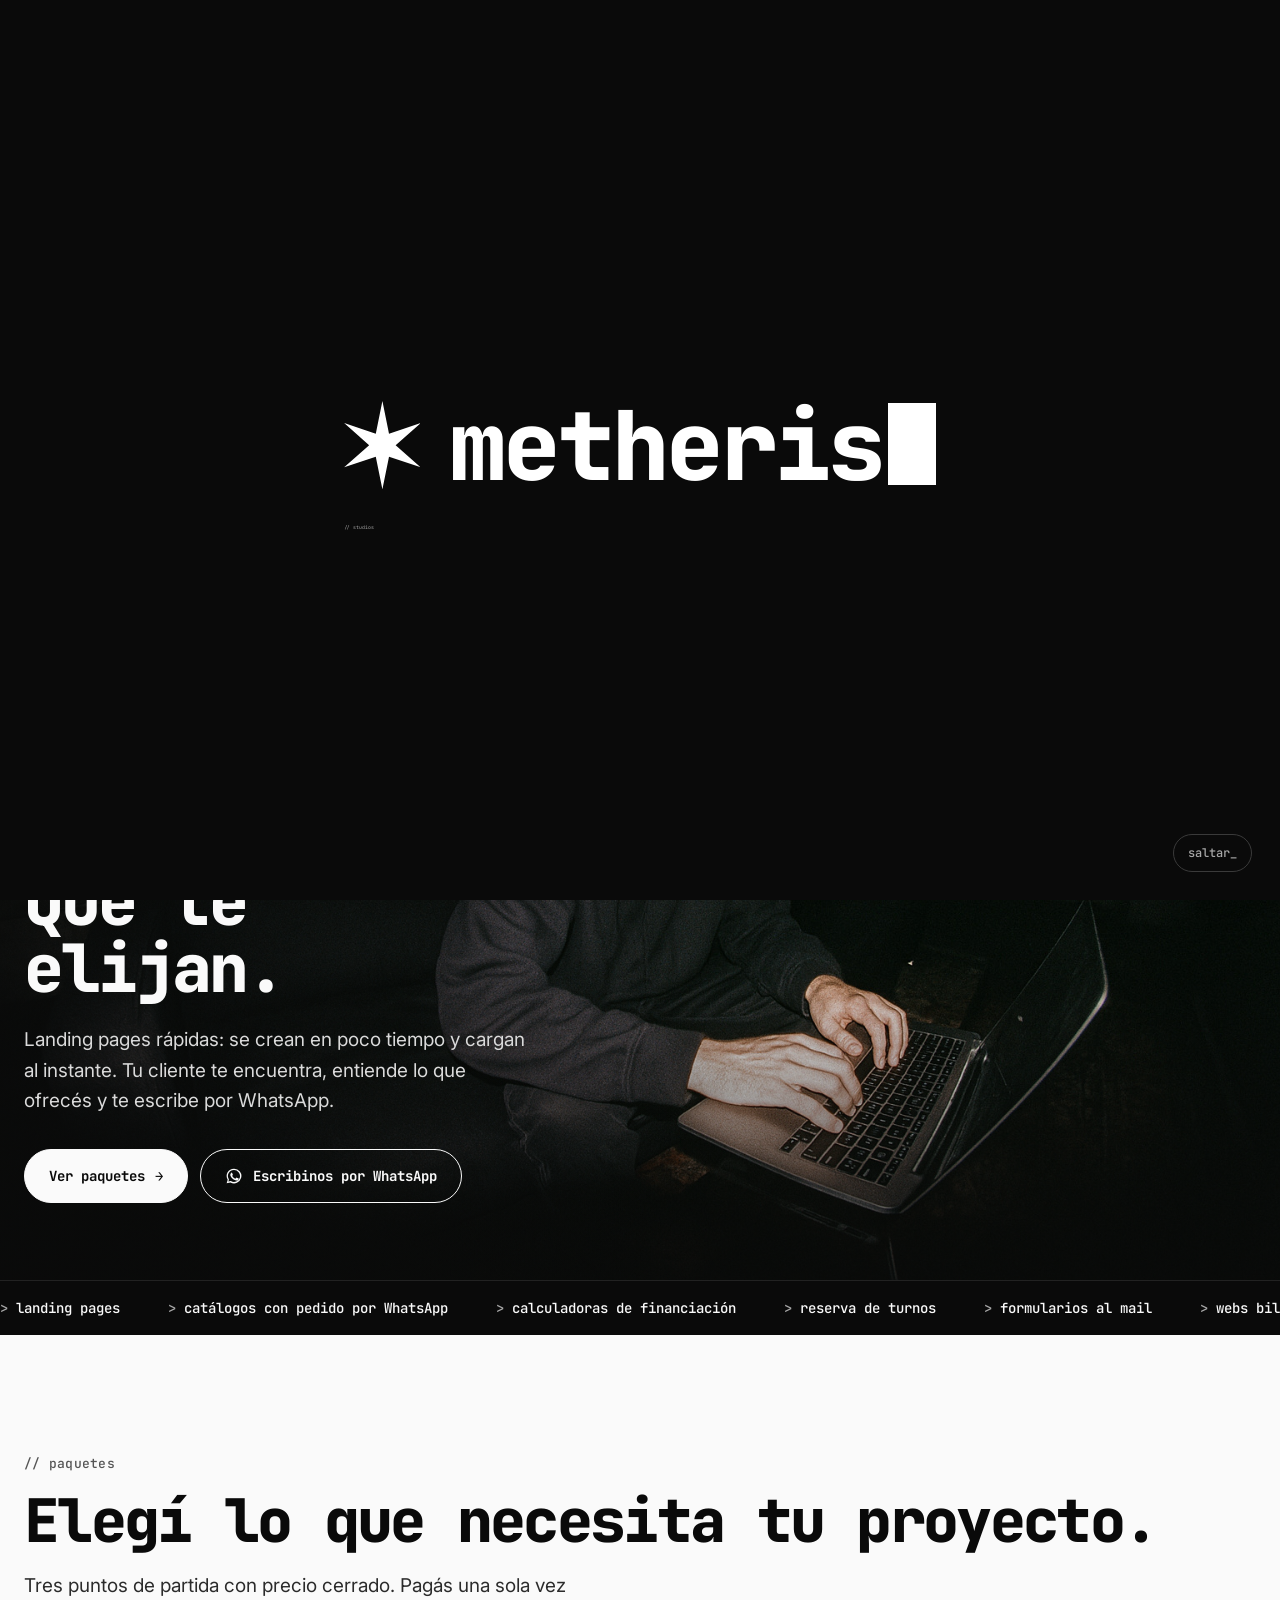
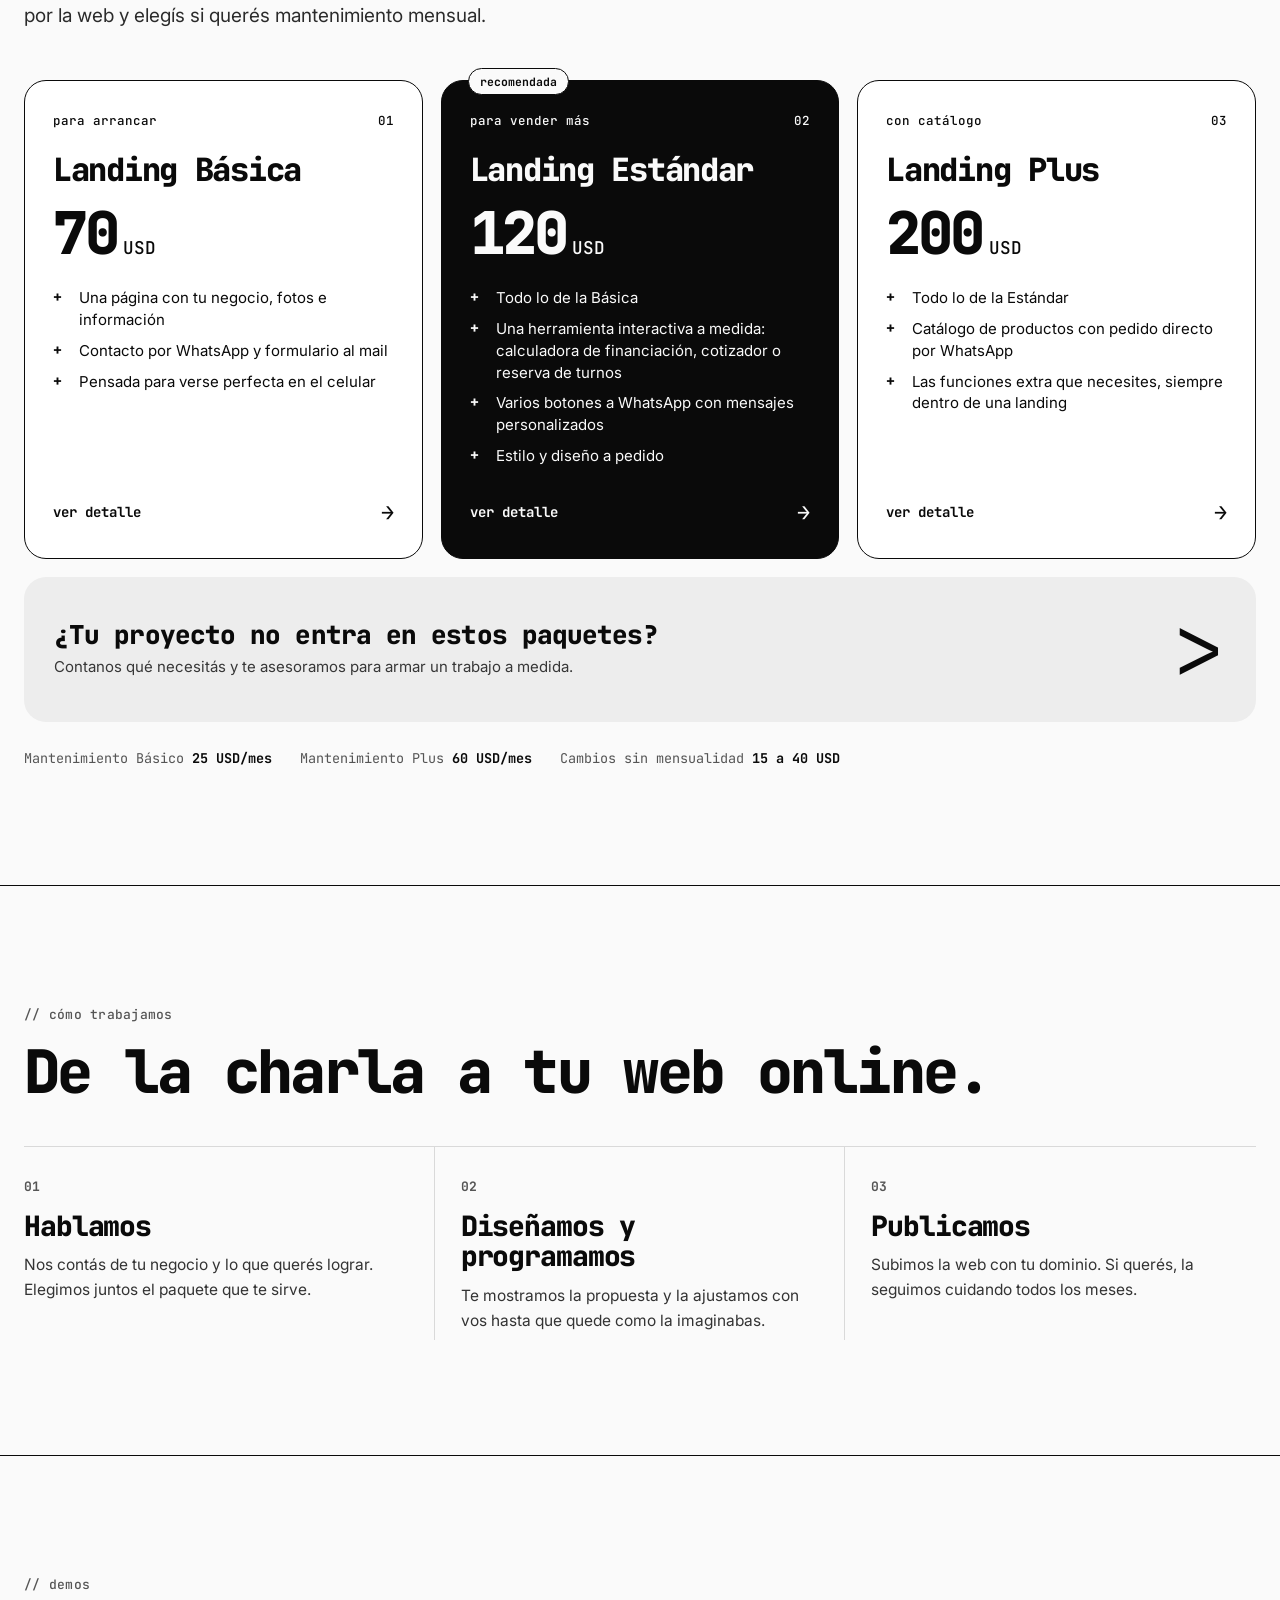
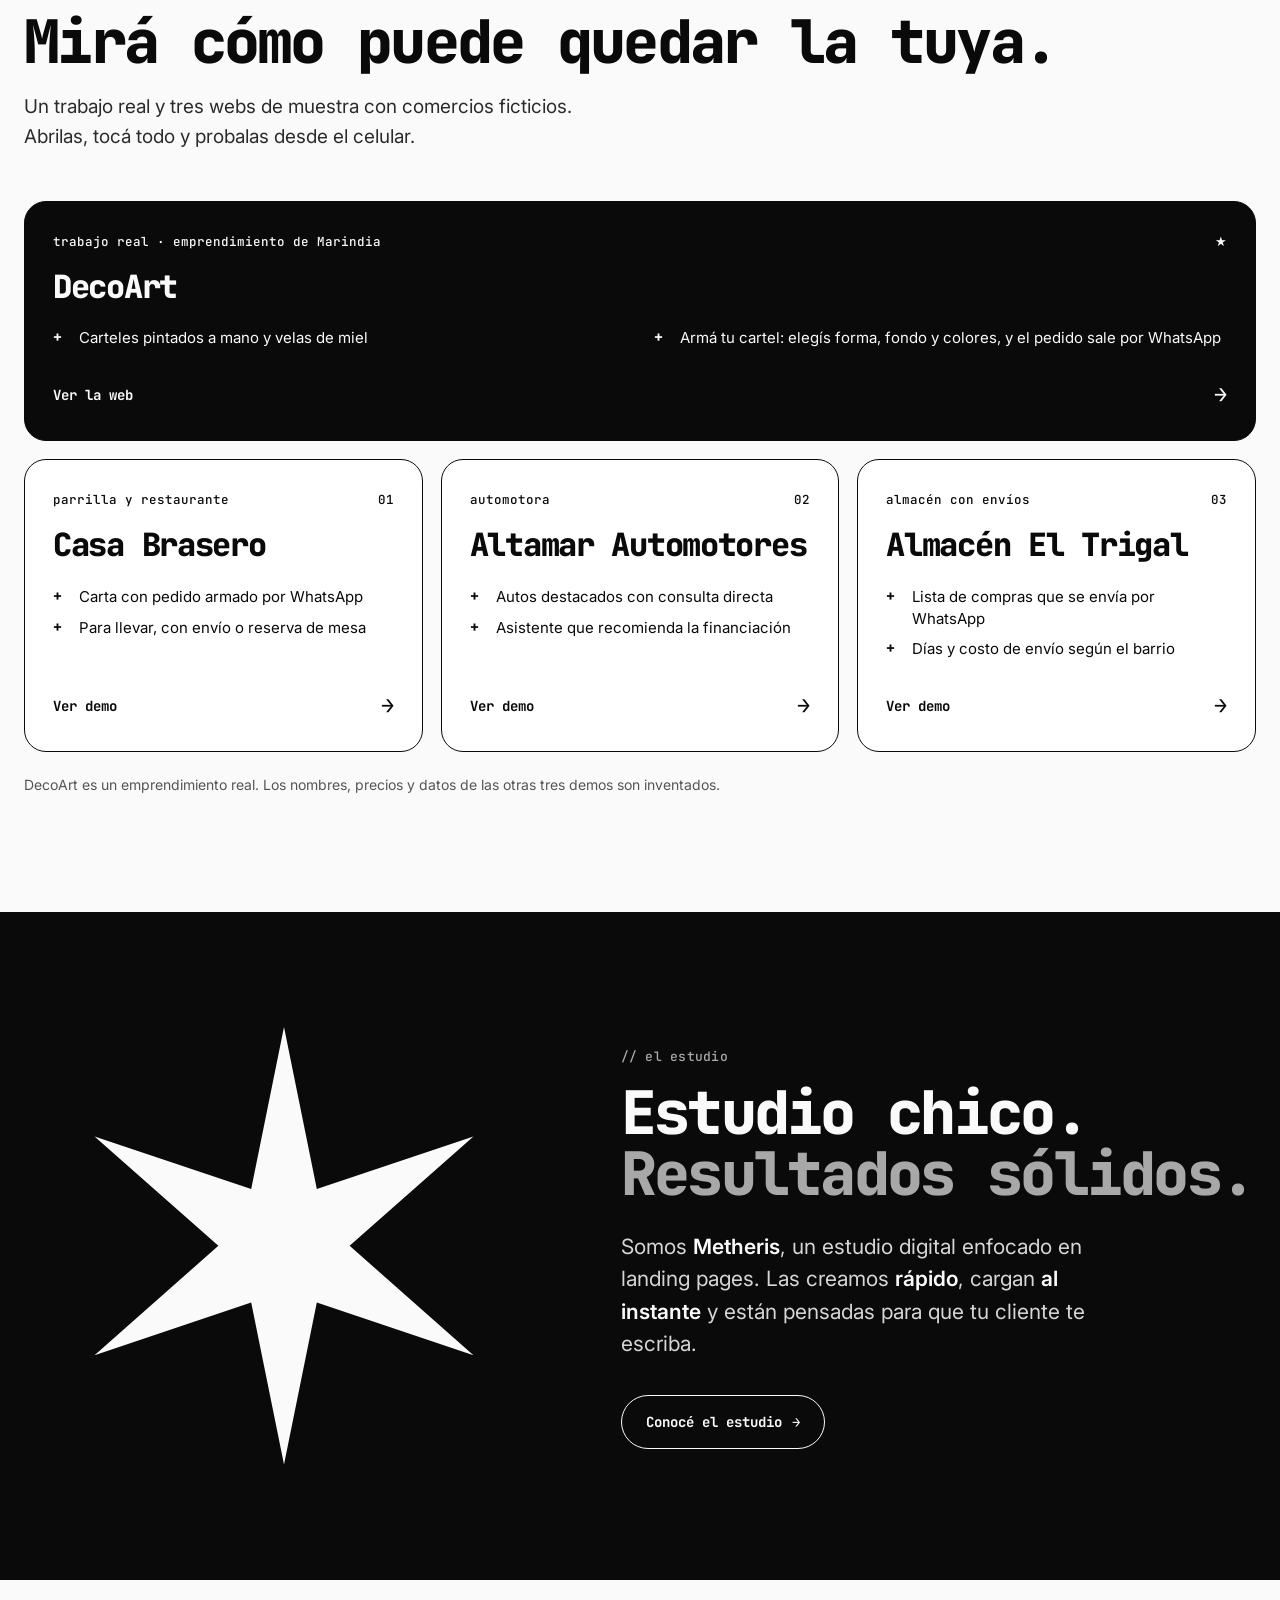
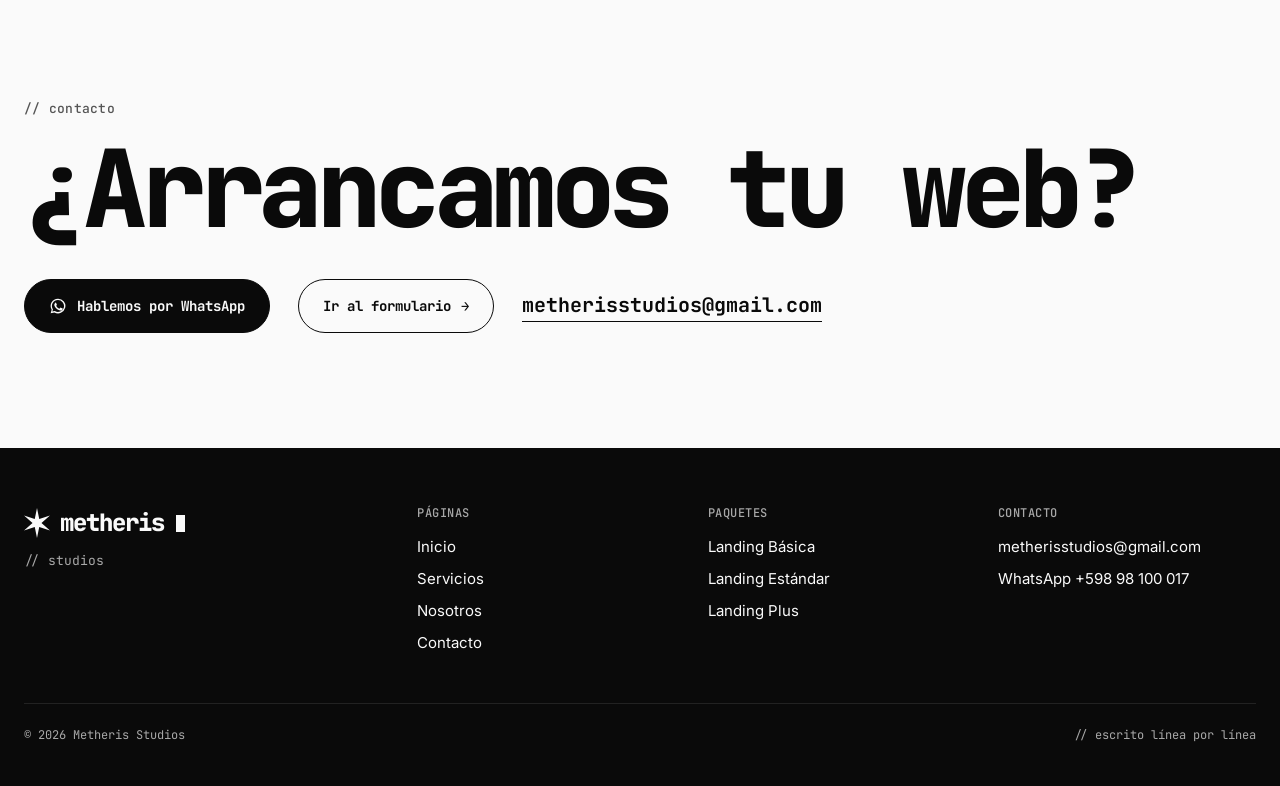
<file: index.html>
<!doctype html>
<html lang="es">
<head>
<meta charset="utf-8">
<meta name="viewport" content="width=device-width, initial-scale=1, viewport-fit=cover">
<title>Metheris Studios</title>
<meta name="description" content="Landing pages rápidas, claras y a medida para comercios. Diseño y desarrollo web a medida.">
<link rel="icon" href="img/favicon.svg" type="image/svg+xml">
<link rel="preconnect" href="https://fonts.googleapis.com">
<link rel="preconnect" href="https://fonts.gstatic.com" crossorigin>
<link rel="stylesheet" href="https://fonts.googleapis.com/css2?family=Inter:wght@400;500;600;700&family=JetBrains+Mono:wght@300;400;500;700;800&display=swap">
<link rel="stylesheet" href="css/styles.css">
</head>
<body data-page="home">

<svg width="0" height="0" style="position:absolute" aria-hidden="true">
  <symbol id="star" viewBox="0 0 304 350"><path d="M152 0L178.25 129.534L303.554 87.5L204.5 175L303.554 262.5L178.25 220.466L152 350L125.75 220.466L0.445557 262.5L99.5 175L0.445557 87.5L125.75 129.534L152 0Z"/></symbol>
  <symbol id="wa" viewBox="0 0 24 24"><path d="M12 2.2A9.8 9.8 0 0 0 3.6 17l-1.4 4.8 5-1.3A9.8 9.8 0 1 0 12 2.2zm0 1.8a8 8 0 1 1-4.2 14.8l-.3-.2-3 .8.8-2.9-.2-.3A8 8 0 0 1 12 4zm-3.3 4c-.2 0-.5 0-.7.3-.3.3-.9.9-.9 2.2s1 2.6 1.1 2.7c.1.2 1.9 3 4.7 4.1 2.3.9 2.8.7 3.3.7.5-.1 1.6-.7 1.8-1.3.2-.6.2-1.2.2-1.3-.1-.1-.3-.2-.6-.3l-1.9-.9c-.3-.1-.5-.1-.7.1l-.9 1.1c-.2.2-.3.2-.6.1-.3-.1-1.2-.5-2.3-1.4-.9-.8-1.4-1.7-1.6-2-.2-.3 0-.4.1-.6l.4-.5.3-.5c.1-.2 0-.4 0-.5l-.9-2.1c-.2-.5-.4-.5-.6-.5h-.5z"/></symbol>
</svg>

<!-- Intro de terminal -->
<div class="intro" id="intro" aria-hidden="true">
  <div>
    <div class="intro__line"><svg><use href="#star"/></svg><span><span id="intro-type"></span><span class="cur"></span></span></div>
    <span class="intro__sub" id="intro-sub"></span>
  </div>
  <button class="intro__skip" id="intro-skip" type="button" data-i18n="intro.skip">saltar_</button>
</div>

<svg class="star-cursor" id="star-cursor" aria-hidden="true"><use href="#star"/></svg>

<header class="header" id="header">
  <div class="wrap header__bar">
    <a class="brand" href="index.html" aria-label="Metheris Studios, inicio"><svg aria-hidden="true"><use href="#star"/></svg><span>metheris</span><span class="cur" aria-hidden="true"></span></a>
    <nav class="nav" aria-label="Principal">
      <ul class="nav__links" id="nav-links">
        <li><a href="index.html" aria-current="page" data-i18n="nav.home">Inicio</a></li>
        <li><a href="servicios.html" data-i18n="nav.services">Servicios</a></li>
        <li><a href="nosotros.html" data-i18n="nav.about">Nosotros</a></li>
        <li><a href="contacto.html" data-i18n="nav.contact">Contacto</a></li>
      </ul>
      <div class="lang" role="group" aria-label="Idioma / Language">
        <button type="button" data-lang="es" aria-pressed="true">ES</button>
        <button type="button" data-lang="en" aria-pressed="false">EN</button>
      </div>
      <button class="menu-btn" id="menu-btn" type="button" aria-expanded="false" aria-controls="nav-links" data-i18n="nav.menu">menú_</button>
    </nav>
  </div>
</header>

<main>
  <!-- Hero -->
  <section class="hero">
    <div class="wrap">
      <h1 class="hero__word" aria-label="Metheris"><span id="hero-type">metheris</span><span class="cur" aria-hidden="true"></span></h1>
      <div class="hero__meta">
        <span data-i18n="hero.meta1">// studios — diseño y desarrollo web</span>
        <span data-i18n-html="hero.meta2"><b>landing pages</b> · catálogos · herramientas a medida</span>
      </div>
    </div>
  </section>

  <section class="band on-ink">
    <img class="band__img" src="img/hero-laptop.jpg" alt="Desarrollador trabajando en su laptop en un estudio a oscuras" width="1536" height="1024" fetchpriority="high">
    <div class="wrap band__inner">
      <span class="tag" data-i18n="band.tag">// landing pages para comercios</span>
      <h2 data-i18n="band.h1">Que te encuentren. Que te elijan.</h2>
      <p data-i18n="band.p">Landing pages rápidas: se crean en poco tiempo y cargan al instante. Tu cliente te encuentra, entiende lo que ofrecés y te escribe por WhatsApp.</p>
      <div class="band__cta">
        <a class="btn btn--solid" href="servicios.html"><span data-i18n="cta.packages">Ver paquetes</span><span aria-hidden="true">→</span></a>
        <a class="btn btn--ghost" href="https://wa.me/59898100017" data-wa="general" target="_blank" rel="noopener"><svg width="18" height="18" fill="currentColor" aria-hidden="true"><use href="#wa"/></svg><span data-i18n="cta.wa">Escribinos por WhatsApp</span></a>
      </div>
    </div>
  </section>

  <div class="ticker" aria-hidden="true">
    <div class="ticker__track" id="ticker"></div>
  </div>

  <!-- Paquetes -->
  <section class="section" id="paquetes">
    <div class="wrap">
      <div class="section__head">
        <div>
          <span class="tag" data-i18n="plans.tag">// paquetes</span>
          <h2 class="h2" data-i18n="plans.h2">Elegí lo que necesita tu proyecto.</h2>
        </div>
        <p class="lead" data-i18n="plans.lead">Tres puntos de partida con precio cerrado. Pagás una sola vez por la web y elegís si querés mantenimiento mensual.</p>
      </div>

      <div class="plans">
        <a class="plan" href="servicios.html#basica">
          <div class="plan__top"><span data-i18n="plan1.kicker">para arrancar</span><span>01</span></div>
          <h3 class="plan__name">Landing Básica</h3>
          <div class="plan__price">70<small>USD</small></div>
          <ul>
            <li data-i18n="plan1.f1">Una página con tu negocio, fotos e información</li>
            <li data-i18n="plan1.f2">Contacto por WhatsApp y formulario al mail</li>
            <li data-i18n="plan1.f3">Pensada para verse perfecta en el celular</li>
          </ul>
          <div class="plan__go"><span data-i18n="plan.go">ver detalle</span><span aria-hidden="true">→</span></div>
        </a>

        <a class="plan plan--featured" href="servicios.html#estandar">
          <span class="plan__badge" data-i18n="plan2.badge">recomendada</span>
          <div class="plan__top"><span data-i18n="plan2.kicker">para vender más</span><span>02</span></div>
          <h3 class="plan__name">Landing Estándar</h3>
          <div class="plan__price">120<small>USD</small></div>
          <ul>
            <li data-i18n="plan2.f1">Todo lo de la Básica</li>
            <li data-i18n="plan2.f2">Una herramienta interactiva a medida: calculadora de financiación, cotizador o reserva de turnos</li>
            <li data-i18n="plan2.f3">Varios botones a WhatsApp con mensajes personalizados</li>
            <li data-i18n="plan2.f4">Estilo y diseño a pedido</li>
          </ul>
          <div class="plan__go"><span data-i18n="plan.go">ver detalle</span><span aria-hidden="true">→</span></div>
        </a>

        <a class="plan" href="servicios.html#plus">
          <div class="plan__top"><span data-i18n="plan3.kicker">con catálogo</span><span>03</span></div>
          <h3 class="plan__name">Landing Plus</h3>
          <div class="plan__price">200<small>USD</small></div>
          <ul>
            <li data-i18n="plan3.f1">Todo lo de la Estándar</li>
            <li data-i18n="plan3.f2">Catálogo de productos con pedido directo por WhatsApp</li>
            <li data-i18n="plan3.f3">Las funciones extra que necesites, siempre dentro de una landing</li>
          </ul>
          <div class="plan__go"><span data-i18n="plan.go">ver detalle</span><span aria-hidden="true">→</span></div>
        </a>
      </div>

      <a class="custom" href="https://wa.me/59898100017" data-wa="custom" target="_blank" rel="noopener">
        <div>
          <strong data-i18n="custom.title">¿Tu proyecto no entra en estos paquetes?</strong>
          <p data-i18n="custom.p">Contanos qué necesitás y te asesoramos para armar un trabajo a medida.</p>
        </div>
        <span class="custom__arrow" aria-hidden="true">&gt;</span>
      </a>

      <div class="maint">
        <span data-i18n-html="maint.1">Mantenimiento Básico <b>25 USD/mes</b></span>
        <span data-i18n-html="maint.2">Mantenimiento Plus <b>60 USD/mes</b></span>
        <span data-i18n-html="maint.3">Cambios sin mensualidad <b>15 a 40 USD</b></span>
      </div>
    </div>
  </section>

  <!-- Proceso -->
  <section class="section process">
    <div class="wrap">
      <span class="tag" data-i18n="process.tag">// cómo trabajamos</span>
      <h2 class="h2" data-i18n="process.h2">De la charla a tu web online.</h2>
      <div class="steps">
        <div class="step"><span class="step__n">01</span><h3 data-i18n="step1.t">Hablamos</h3><p data-i18n="step1.p">Nos contás de tu negocio y lo que querés lograr. Elegimos juntos el paquete que te sirve.</p></div>
        <div class="step"><span class="step__n">02</span><h3 data-i18n="step2.t">Diseñamos y programamos</h3><p data-i18n="step2.p">Te mostramos la propuesta y la ajustamos con vos hasta que quede como la imaginabas.</p></div>
        <div class="step"><span class="step__n">03</span><h3 data-i18n="step3.t">Publicamos</h3><p data-i18n="step3.p">Subimos la web con tu dominio. Si querés, la seguimos cuidando todos los meses.</p></div>
      </div>
    </div>
  </section>

  <!-- Demos -->
  <section class="section demos" id="demos">
    <div class="wrap">
      <div class="section__head">
        <div>
          <span class="tag" data-i18n="demos.tag">// demos</span>
          <h2 class="h2" data-i18n="demos.h2">Mirá cómo puede quedar la tuya.</h2>
        </div>
        <p class="lead" data-i18n="demos.lead">Un trabajo real y tres webs de muestra con comercios ficticios. Abrilas, tocá todo y probalas desde el celular.</p>
      </div>

      <div class="plans">
        <a class="plan plan--featured plan--wide" href="trabajos/decoart/" target="_blank" rel="noopener">
          <div class="plan__top"><span data-i18n="work1.kicker">trabajo real · emprendimiento de Marindia</span><span>★</span></div>
          <h3 class="plan__name">DecoArt</h3>
          <ul>
            <li data-i18n="work1.f1">Carteles pintados a mano y velas de miel</li>
            <li data-i18n="work1.f2">Armá tu cartel: elegís forma, fondo y colores, y el pedido sale por WhatsApp</li>
          </ul>
          <div class="plan__go"><span data-i18n="work1.go">Ver la web</span><span aria-hidden="true">→</span></div>
        </a>
        <a class="plan" href="demos/casa-brasero/" target="_blank" rel="noopener">
          <div class="plan__top"><span data-i18n="demo1.kicker">parrilla y restaurante</span><span>01</span></div>
          <h3 class="plan__name">Casa Brasero</h3>
          <ul>
            <li data-i18n="demo1.f1">Carta con pedido armado por WhatsApp</li>
            <li data-i18n="demo1.f2">Para llevar, con envío o reserva de mesa</li>
          </ul>
          <div class="plan__go"><span data-i18n="demos.go">Ver demo</span><span aria-hidden="true">→</span></div>
        </a>
        <a class="plan" href="demos/altamar-automotores/" target="_blank" rel="noopener">
          <div class="plan__top"><span data-i18n="demo2.kicker">automotora</span><span>02</span></div>
          <h3 class="plan__name">Altamar Automotores</h3>
          <ul>
            <li data-i18n="demo2.f1">Autos destacados con consulta directa</li>
            <li data-i18n="demo2.f2">Asistente que recomienda la financiación</li>
          </ul>
          <div class="plan__go"><span data-i18n="demos.go">Ver demo</span><span aria-hidden="true">→</span></div>
        </a>
        <a class="plan" href="demos/almacen-el-trigal/" target="_blank" rel="noopener">
          <div class="plan__top"><span data-i18n="demo3.kicker">almacén con envíos</span><span>03</span></div>
          <h3 class="plan__name">Almacén El Trigal</h3>
          <ul>
            <li data-i18n="demo3.f1">Lista de compras que se envía por WhatsApp</li>
            <li data-i18n="demo3.f2">Días y costo de envío según el barrio</li>
          </ul>
          <div class="plan__go"><span data-i18n="demos.go">Ver demo</span><span aria-hidden="true">→</span></div>
        </a>
      </div>
      <p class="demos__note" data-i18n="demos.note">DecoArt es un emprendimiento real. Los nombres, precios y datos de las otras tres demos son inventados.</p>
    </div>
  </section>

  <!-- Estudio -->
  <section class="section studio on-ink">
    <div class="wrap studio__grid">
      <svg class="studio__star" id="studio-star" aria-hidden="true"><use href="#star"/></svg>
      <div class="studio__text">
        <span class="tag" data-i18n="studio.tag">// el estudio</span>
        <h2 class="h2" data-i18n-html="studio.h2">Estudio chico. <span>Resultados sólidos.</span></h2>
        <p data-i18n-html="studio.p">Somos <b>Metheris</b>, un estudio digital enfocado en landing pages. Las creamos <b>rápido</b>, cargan <b>al instante</b> y están pensadas para que tu cliente te escriba.</p>
        <div class="studio__cta"><a class="btn btn--ghost" href="nosotros.html"><span data-i18n="studio.cta">Conocé el estudio</span><span aria-hidden="true">→</span></a></div>
      </div>
    </div>
  </section>

  <!-- CTA final -->
  <section class="section final">
    <div class="wrap">
      <span class="tag" data-i18n="final.tag">// contacto</span>
      <p class="final__big" data-i18n="final.big">¿Arrancamos tu web?</p>
      <div class="final__row">
        <a class="btn btn--solid" href="https://wa.me/59898100017" data-wa="general" target="_blank" rel="noopener"><svg width="18" height="18" fill="currentColor" aria-hidden="true"><use href="#wa"/></svg><span data-i18n="cta.wa2">Hablemos por WhatsApp</span></a>
        <a class="btn btn--ghost" href="contacto.html"><span data-i18n="cta.form">Ir al formulario</span><span aria-hidden="true">→</span></a>
        <a class="final__mail" href="mailto:metherisstudios@gmail.com">metherisstudios@gmail.com</a>
      </div>
    </div>
  </section>
</main>

<footer class="footer">
  <div class="wrap">
    <div class="footer__grid">
      <div>
        <a class="brand" href="index.html"><svg aria-hidden="true"><use href="#star"/></svg><span>metheris</span><span class="cur" aria-hidden="true"></span></a>
        <div class="footer__sub">// studios</div>
      </div>
      <div>
        <h4 data-i18n="foot.pages">PÁGINAS</h4>
        <ul>
          <li><a href="index.html" data-i18n="nav.home">Inicio</a></li>
          <li><a href="servicios.html" data-i18n="nav.services">Servicios</a></li>
          <li><a href="nosotros.html" data-i18n="nav.about">Nosotros</a></li>
          <li><a href="contacto.html" data-i18n="nav.contact">Contacto</a></li>
        </ul>
      </div>
      <div>
        <h4 data-i18n="foot.plans">PAQUETES</h4>
        <ul>
          <li><a href="servicios.html#basica">Landing Básica</a></li>
          <li><a href="servicios.html#estandar">Landing Estándar</a></li>
          <li><a href="servicios.html#plus">Landing Plus</a></li>
        </ul>
      </div>
      <div>
        <h4 data-i18n="foot.contact">CONTACTO</h4>
        <ul>
          <li><a href="mailto:metherisstudios@gmail.com">metherisstudios@gmail.com</a></li>
          <li><a href="https://wa.me/59898100017" data-wa="general" target="_blank" rel="noopener">WhatsApp +598 98 100 017</a></li>
        </ul>
      </div>
    </div>
    <div class="footer__bottom"><span>© 2026 Metheris Studios</span><span data-i18n="foot.made">// escrito línea por línea</span></div>
  </div>
</footer>

<a class="wa" href="https://wa.me/59898100017" data-wa="general" target="_blank" rel="noopener" aria-label="WhatsApp"><svg aria-hidden="true"><use href="#wa"/></svg></a>

<script src="js/main.js"></script>
</body>
</html>
</file>
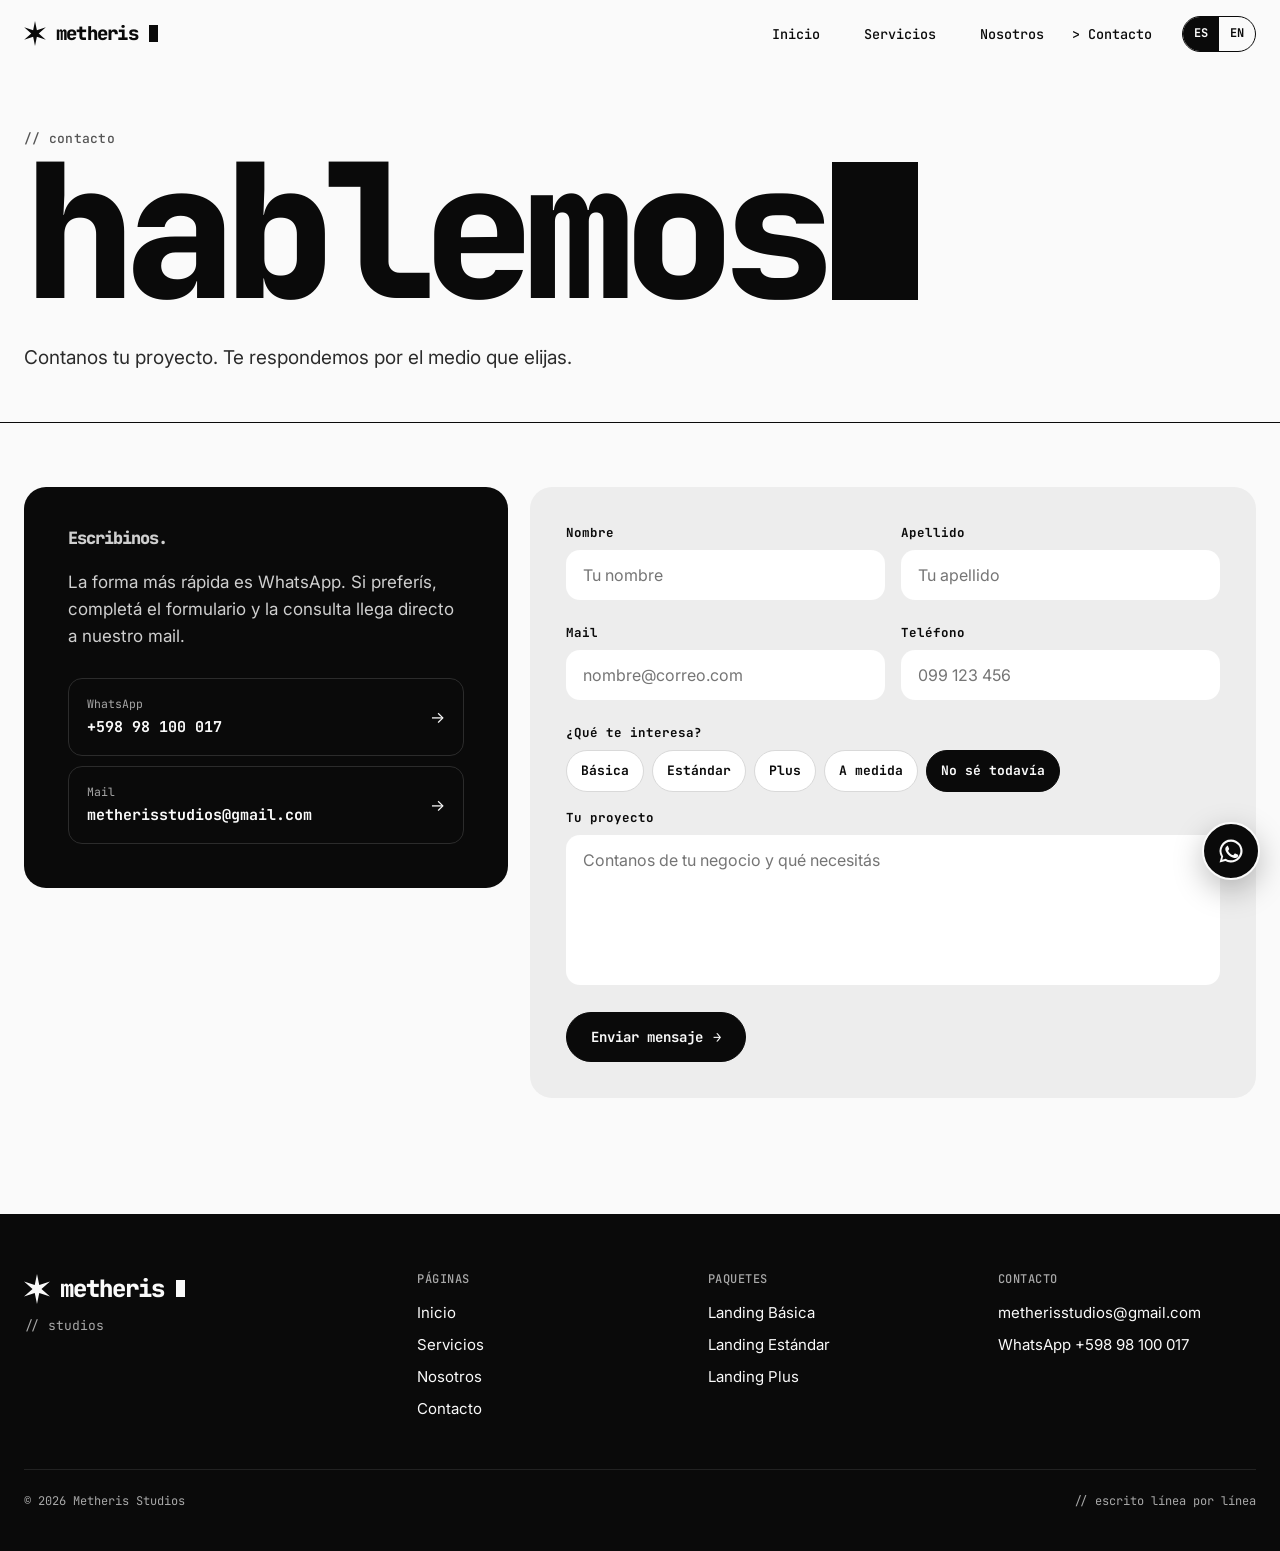
<file: contacto.html>
<!doctype html>
<html lang="es">
<head>
<meta charset="utf-8">
<meta name="viewport" content="width=device-width, initial-scale=1, viewport-fit=cover">
<title>Contacto — Metheris Studios</title>
<meta name="description" content="Contanos tu proyecto por WhatsApp, mail o formulario.">
<link rel="icon" href="img/favicon.svg" type="image/svg+xml">
<link rel="preconnect" href="https://fonts.googleapis.com">
<link rel="preconnect" href="https://fonts.gstatic.com" crossorigin>
<link rel="stylesheet" href="https://fonts.googleapis.com/css2?family=Inter:wght@400;500;600;700&family=JetBrains+Mono:wght@300;400;500;700;800&display=swap">
<link rel="stylesheet" href="css/styles.css">
</head>
<body data-page="contacto">

<svg width="0" height="0" style="position:absolute" aria-hidden="true">
  <symbol id="star" viewBox="0 0 304 350"><path d="M152 0L178.25 129.534L303.554 87.5L204.5 175L303.554 262.5L178.25 220.466L152 350L125.75 220.466L0.445557 262.5L99.5 175L0.445557 87.5L125.75 129.534L152 0Z"/></symbol>
  <symbol id="wa" viewBox="0 0 24 24"><path d="M12 2.2A9.8 9.8 0 0 0 3.6 17l-1.4 4.8 5-1.3A9.8 9.8 0 1 0 12 2.2zm0 1.8a8 8 0 1 1-4.2 14.8l-.3-.2-3 .8.8-2.9-.2-.3A8 8 0 0 1 12 4zm-3.3 4c-.2 0-.5 0-.7.3-.3.3-.9.9-.9 2.2s1 2.6 1.1 2.7c.1.2 1.9 3 4.7 4.1 2.3.9 2.8.7 3.3.7.5-.1 1.6-.7 1.8-1.3.2-.6.2-1.2.2-1.3-.1-.1-.3-.2-.6-.3l-1.9-.9c-.3-.1-.5-.1-.7.1l-.9 1.1c-.2.2-.3.2-.6.1-.3-.1-1.2-.5-2.3-1.4-.9-.8-1.4-1.7-1.6-2-.2-.3 0-.4.1-.6l.4-.5.3-.5c.1-.2 0-.4 0-.5l-.9-2.1c-.2-.5-.4-.5-.6-.5h-.5z"/></symbol>
</svg>

<svg class="star-cursor" id="star-cursor" aria-hidden="true"><use href="#star"/></svg>

<header class="header" id="header">
  <div class="wrap header__bar">
    <a class="brand" href="index.html" aria-label="Metheris Studios, inicio"><svg aria-hidden="true"><use href="#star"/></svg><span>metheris</span><span class="cur" aria-hidden="true"></span></a>
    <nav class="nav" aria-label="Principal">
      <ul class="nav__links" id="nav-links">
        <li><a href="index.html" data-i18n="nav.home">Inicio</a></li>
        <li><a href="servicios.html" data-i18n="nav.services">Servicios</a></li>
        <li><a href="nosotros.html" data-i18n="nav.about">Nosotros</a></li>
        <li><a href="contacto.html" aria-current="page" data-i18n="nav.contact">Contacto</a></li>
      </ul>
      <div class="lang" role="group" aria-label="Idioma / Language">
        <button type="button" data-lang="es" aria-pressed="true">ES</button>
        <button type="button" data-lang="en" aria-pressed="false">EN</button>
      </div>
      <button class="menu-btn" id="menu-btn" type="button" aria-expanded="false" aria-controls="nav-links" data-i18n="nav.menu">menú_</button>
    </nav>
  </div>
</header>

<main>
  <section class="page-hero">
    <div class="wrap">
      <span class="tag" data-i18n="ct.tag">// contacto</span>
      <h1 class="page-hero__word" aria-label="Hablemos"><span data-i18n="ct.word">hablemos</span><span class="cur" aria-hidden="true"></span></h1>
      <div class="page-hero__row">
        <p class="lead" data-i18n="ct.lead">Contanos tu proyecto. Te respondemos por el medio que elijas.</p>
      </div>
    </div>
  </section>

  <section class="section" style="padding-top: clamp(40px, 5vw, 72px)">
    <div class="wrap contact-grid">
      <aside class="contact-card">
        <p class="contact-card__big" data-i18n="ct.big">Escribinos.</p>
        <p data-i18n="ct.card.p">La forma más rápida es WhatsApp. Si preferís, completá el formulario y la consulta llega directo a nuestro mail.</p>
        <div class="contact-list">
          <a class="contact-item" href="https://wa.me/59898100017" data-wa="general" target="_blank" rel="noopener"><span><small>WhatsApp</small><strong>+598 98 100 017</strong></span><span aria-hidden="true">→</span></a>
          <a class="contact-item" href="mailto:metherisstudios@gmail.com"><span><small>Mail</small><strong>metherisstudios@gmail.com</strong></span><span aria-hidden="true">→</span></a>
        </div>
      </aside>

      <form class="form" id="contact-form" novalidate>
        <div class="form__row">
          <div class="field"><label for="f-nombre" data-i18n="f.name">Nombre</label><input id="f-nombre" name="nombre" autocomplete="given-name" data-i18n-ph="f.name.ph" placeholder="Tu nombre"><span class="field__err" aria-live="polite"></span></div>
          <div class="field"><label for="f-apellido" data-i18n="f.last">Apellido</label><input id="f-apellido" name="apellido" autocomplete="family-name" data-i18n-ph="f.last.ph" placeholder="Tu apellido"><span class="field__err" aria-live="polite"></span></div>
        </div>
        <div class="form__row">
          <div class="field"><label for="f-email" data-i18n="f.email">Mail</label><input id="f-email" name="email" type="email" autocomplete="email" placeholder="nombre@correo.com"><span class="field__err" aria-live="polite"></span></div>
          <div class="field"><label for="f-tel" data-i18n="f.phone">Teléfono</label><input id="f-tel" name="telefono" type="tel" inputmode="tel" autocomplete="tel" placeholder="099 123 456"><span class="field__err" aria-live="polite"></span></div>
        </div>
        <fieldset class="field" style="border:0;padding:0;margin:0">
          <legend data-i18n="f.pkg" style="padding:0;margin-bottom:7px;font-family:var(--font-display);font-size:12.5px;font-weight:700">¿Qué te interesa?</legend>
          <div class="chips">
            <label class="chip"><input type="radio" name="paquete" id="p-basica" value="Landing Básica"><span>Básica</span></label>
            <label class="chip"><input type="radio" name="paquete" id="p-estandar" value="Landing Estándar"><span>Estándar</span></label>
            <label class="chip"><input type="radio" name="paquete" id="p-plus" value="Landing Plus"><span>Plus</span></label>
            <label class="chip"><input type="radio" name="paquete" id="p-medida" value="A medida"><span data-i18n="f.custom">A medida</span></label>
            <label class="chip"><input type="radio" name="paquete" id="p-nose" value="Todavía no sé" checked><span data-i18n="f.unsure">No sé todavía</span></label>
          </div>
        </fieldset>
        <div class="field"><label for="f-msg" data-i18n="f.msg">Tu proyecto</label><textarea id="f-msg" name="mensaje" data-i18n-ph="f.msg.ph" placeholder="Contanos de tu negocio y qué necesitás"></textarea><span class="field__err" aria-live="polite"></span></div>
        <div class="form__foot">
          <button class="btn btn--solid" type="submit" id="f-send"><span data-i18n="f.send">Enviar mensaje</span><span aria-hidden="true">→</span></button>
          <span class="form__status" id="f-status" role="status" aria-live="polite"></span>
        </div>
      </form>
    </div>
  </section>
</main>

<footer class="footer">
  <div class="wrap">
    <div class="footer__grid">
      <div>
        <a class="brand" href="index.html"><svg aria-hidden="true"><use href="#star"/></svg><span>metheris</span><span class="cur" aria-hidden="true"></span></a>
        <div class="footer__sub">// studios</div>
      </div>
      <div>
        <h4 data-i18n="foot.pages">PÁGINAS</h4>
        <ul>
          <li><a href="index.html" data-i18n="nav.home">Inicio</a></li>
          <li><a href="servicios.html" data-i18n="nav.services">Servicios</a></li>
          <li><a href="nosotros.html" data-i18n="nav.about">Nosotros</a></li>
          <li><a href="contacto.html" data-i18n="nav.contact">Contacto</a></li>
        </ul>
      </div>
      <div>
        <h4 data-i18n="foot.plans">PAQUETES</h4>
        <ul>
          <li><a href="servicios.html#basica">Landing Básica</a></li>
          <li><a href="servicios.html#estandar">Landing Estándar</a></li>
          <li><a href="servicios.html#plus">Landing Plus</a></li>
        </ul>
      </div>
      <div>
        <h4 data-i18n="foot.contact">CONTACTO</h4>
        <ul>
          <li><a href="mailto:metherisstudios@gmail.com">metherisstudios@gmail.com</a></li>
          <li><a href="https://wa.me/59898100017" data-wa="general" target="_blank" rel="noopener">WhatsApp +598 98 100 017</a></li>
        </ul>
      </div>
    </div>
    <div class="footer__bottom"><span>© 2026 Metheris Studios</span><span data-i18n="foot.made">// escrito línea por línea</span></div>
  </div>
</footer>

<a class="wa" href="https://wa.me/59898100017" data-wa="general" target="_blank" rel="noopener" aria-label="WhatsApp"><svg aria-hidden="true"><use href="#wa"/></svg></a>

<script src="js/main.js"></script>
</body>
</html>
</file>
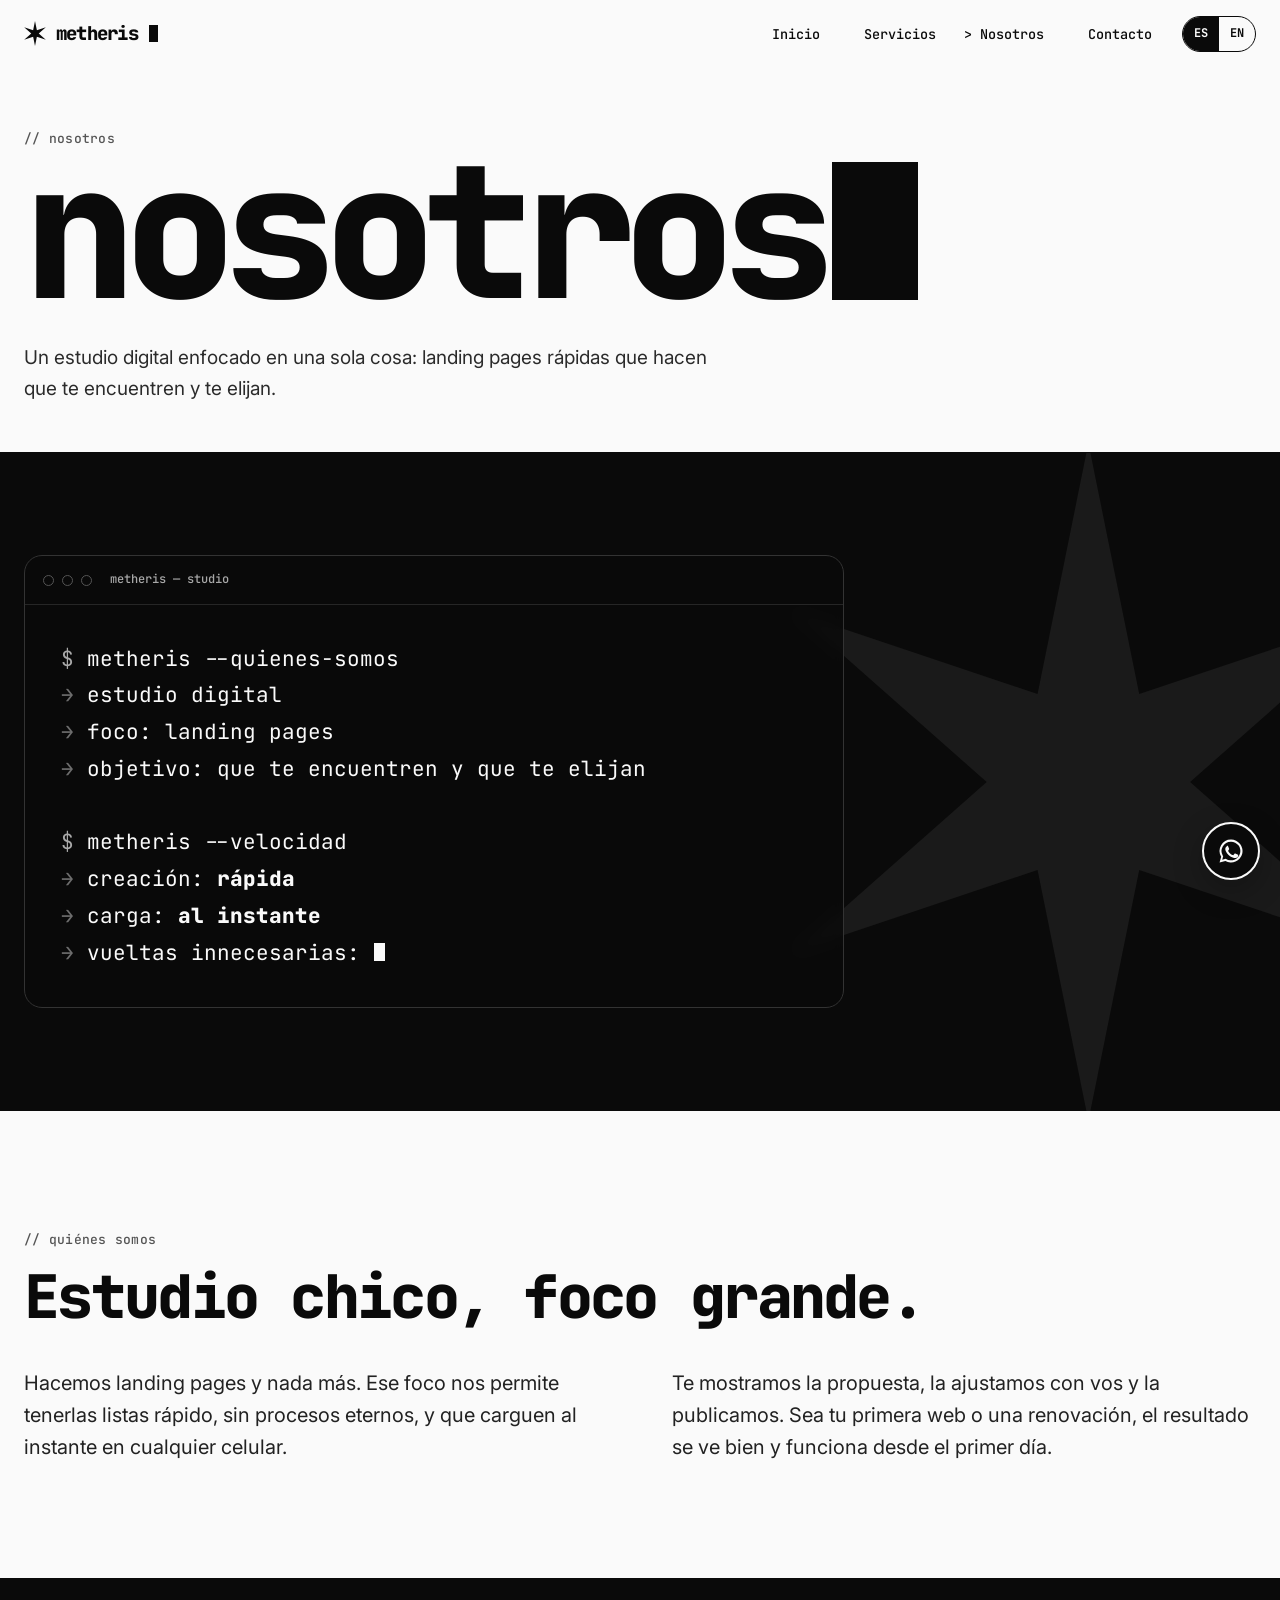
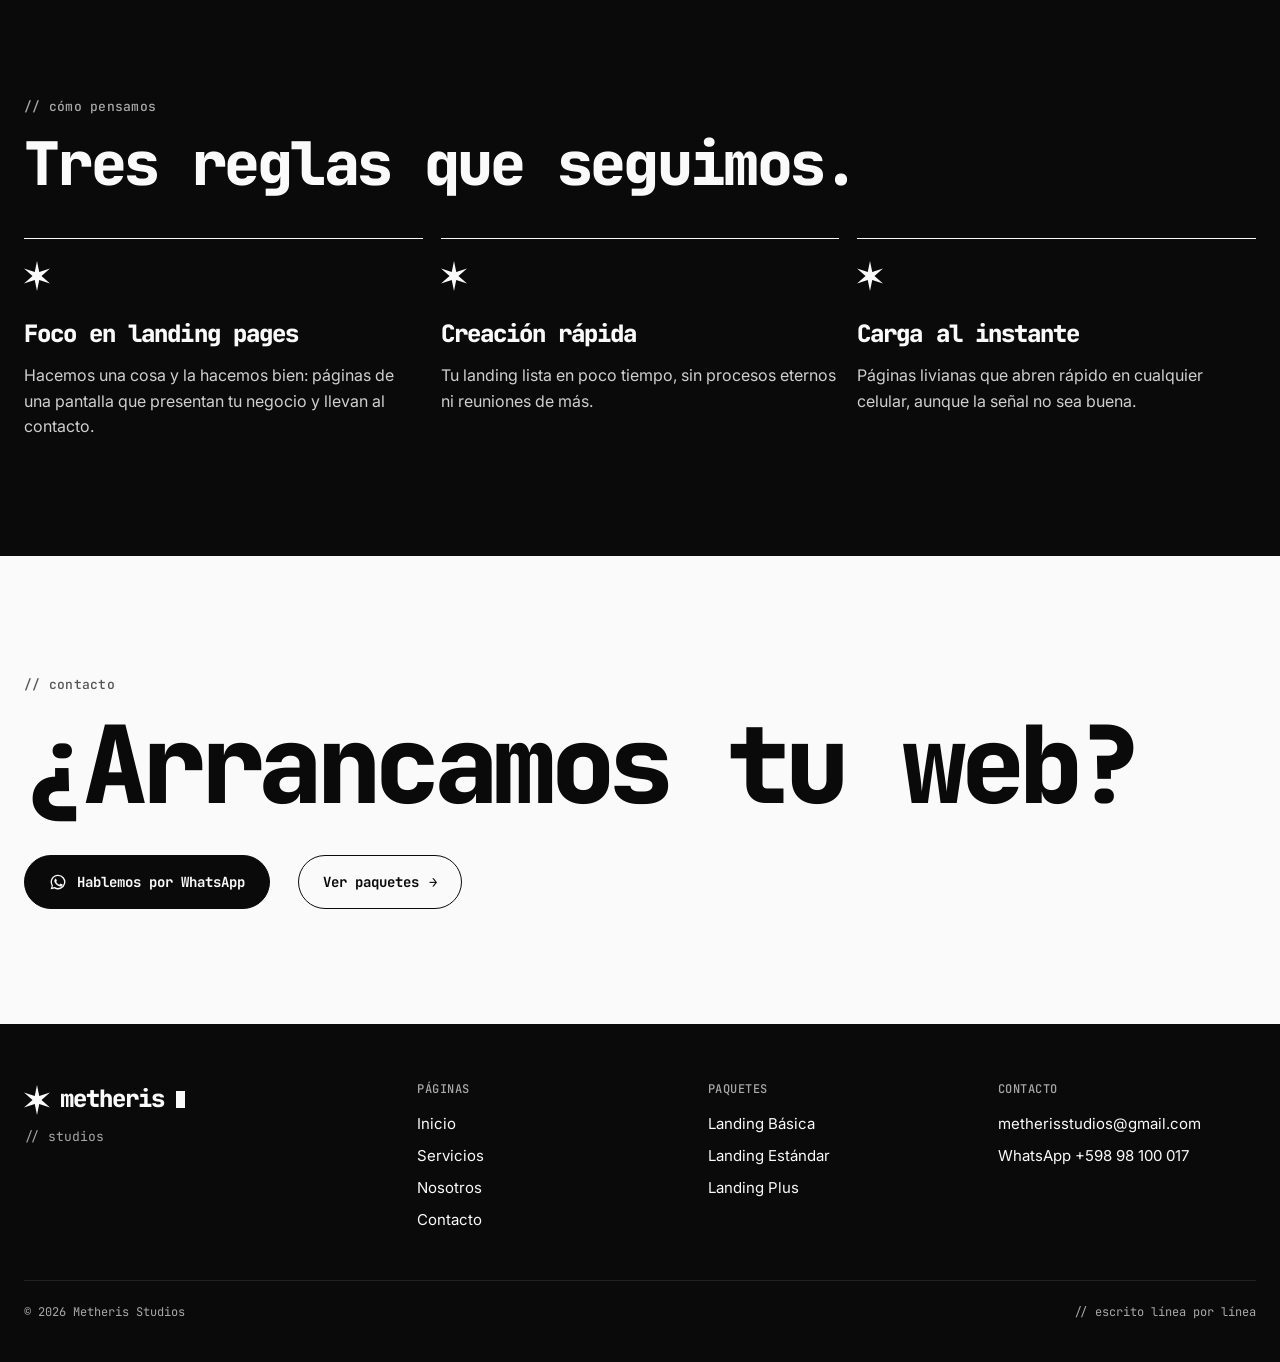
<file: nosotros.html>
<!doctype html>
<html lang="es">
<head>
<meta charset="utf-8">
<meta name="viewport" content="width=device-width, initial-scale=1, viewport-fit=cover">
<title>Nosotros — Metheris Studios</title>
<meta name="description" content="Metheris es un estudio digital que diseña y programa webs a medida.">
<link rel="icon" href="img/favicon.svg" type="image/svg+xml">
<link rel="preconnect" href="https://fonts.googleapis.com">
<link rel="preconnect" href="https://fonts.gstatic.com" crossorigin>
<link rel="stylesheet" href="https://fonts.googleapis.com/css2?family=Inter:wght@400;500;600;700&family=JetBrains+Mono:wght@300;400;500;700;800&display=swap">
<link rel="stylesheet" href="css/styles.css">
</head>
<body data-page="nosotros">

<svg width="0" height="0" style="position:absolute" aria-hidden="true">
  <symbol id="star" viewBox="0 0 304 350"><path d="M152 0L178.25 129.534L303.554 87.5L204.5 175L303.554 262.5L178.25 220.466L152 350L125.75 220.466L0.445557 262.5L99.5 175L0.445557 87.5L125.75 129.534L152 0Z"/></symbol>
  <symbol id="wa" viewBox="0 0 24 24"><path d="M12 2.2A9.8 9.8 0 0 0 3.6 17l-1.4 4.8 5-1.3A9.8 9.8 0 1 0 12 2.2zm0 1.8a8 8 0 1 1-4.2 14.8l-.3-.2-3 .8.8-2.9-.2-.3A8 8 0 0 1 12 4zm-3.3 4c-.2 0-.5 0-.7.3-.3.3-.9.9-.9 2.2s1 2.6 1.1 2.7c.1.2 1.9 3 4.7 4.1 2.3.9 2.8.7 3.3.7.5-.1 1.6-.7 1.8-1.3.2-.6.2-1.2.2-1.3-.1-.1-.3-.2-.6-.3l-1.9-.9c-.3-.1-.5-.1-.7.1l-.9 1.1c-.2.2-.3.2-.6.1-.3-.1-1.2-.5-2.3-1.4-.9-.8-1.4-1.7-1.6-2-.2-.3 0-.4.1-.6l.4-.5.3-.5c.1-.2 0-.4 0-.5l-.9-2.1c-.2-.5-.4-.5-.6-.5h-.5z"/></symbol>
</svg>

<svg class="star-cursor" id="star-cursor" aria-hidden="true"><use href="#star"/></svg>

<header class="header" id="header">
  <div class="wrap header__bar">
    <a class="brand" href="index.html" aria-label="Metheris Studios, inicio"><svg aria-hidden="true"><use href="#star"/></svg><span>metheris</span><span class="cur" aria-hidden="true"></span></a>
    <nav class="nav" aria-label="Principal">
      <ul class="nav__links" id="nav-links">
        <li><a href="index.html" data-i18n="nav.home">Inicio</a></li>
        <li><a href="servicios.html" data-i18n="nav.services">Servicios</a></li>
        <li><a href="nosotros.html" aria-current="page" data-i18n="nav.about">Nosotros</a></li>
        <li><a href="contacto.html" data-i18n="nav.contact">Contacto</a></li>
      </ul>
      <div class="lang" role="group" aria-label="Idioma / Language">
        <button type="button" data-lang="es" aria-pressed="true">ES</button>
        <button type="button" data-lang="en" aria-pressed="false">EN</button>
      </div>
      <button class="menu-btn" id="menu-btn" type="button" aria-expanded="false" aria-controls="nav-links" data-i18n="nav.menu">menú_</button>
    </nav>
  </div>
</header>

<main>
  <section class="page-hero">
    <div class="wrap">
      <span class="tag" data-i18n="ab.tag">// nosotros</span>
      <h1 class="page-hero__word" aria-label="Nosotros"><span data-i18n="ab.word">nosotros</span><span class="cur" aria-hidden="true"></span></h1>
      <div class="page-hero__row">
        <p class="lead" data-i18n="ab.lead">Un estudio digital enfocado en una sola cosa: landing pages rápidas que hacen que te encuentren y te elijan.</p>
      </div>
    </div>
  </section>

  <section class="about-term on-ink" aria-label="Metheris en la terminal">
    <svg class="about-term__star" aria-hidden="true"><use href="#star"/></svg>
    <div class="wrap">
      <div class="term">
        <div class="term__bar" aria-hidden="true"><span></span><span></span><span></span><b>metheris — studio</b></div>
        <pre class="term__body" id="term-body" data-i18n-html="ab.term"><span class="t-p">$</span> metheris --quienes-somos
<span class="t-o">→</span> estudio digital
<span class="t-o">→</span> foco: landing pages
<span class="t-o">→</span> objetivo: que te encuentren y que te elijan

<span class="t-p">$</span> metheris --velocidad
<span class="t-o">→</span> creación: <b>rápida</b>
<span class="t-o">→</span> carga: <b>al instante</b>
<span class="t-o">→</span> vueltas innecesarias: <b>0</b>

<span class="t-p">$</span> <span class="cur"></span></pre>
      </div>
    </div>
  </section>

  <section class="section">
    <div class="wrap">
      <span class="tag" data-i18n="ab.who.tag">// quiénes somos</span>
      <h2 class="h2" data-i18n="ab.who.h2">Estudio chico, foco grande.</h2>
      <div class="about-cols">
        <p data-i18n="ab.p1">Hacemos landing pages y nada más. Ese foco nos permite tenerlas listas rápido, sin procesos eternos, y que carguen al instante en cualquier celular.</p>
        <p data-i18n="ab.p2">Te mostramos la propuesta, la ajustamos con vos y la publicamos. Sea tu primera web o una renovación, el resultado se ve bien y funciona desde el primer día.</p>
      </div>
    </div>
  </section>

  <section class="section on-ink">
    <div class="wrap">
      <span class="tag" data-i18n="ab.rules.tag">// cómo pensamos</span>
      <h2 class="h2" data-i18n="ab.rules.h2">Tres reglas que seguimos.</h2>
      <div class="principles">
        <div class="principle"><svg aria-hidden="true"><use href="#star"/></svg><h3 data-i18n="ab.r1.t">Foco en landing pages</h3><p data-i18n="ab.r1.p">Hacemos una cosa y la hacemos bien: páginas de una pantalla que presentan tu negocio y llevan al contacto.</p></div>
        <div class="principle"><svg aria-hidden="true"><use href="#star"/></svg><h3 data-i18n="ab.r2.t">Creación rápida</h3><p data-i18n="ab.r2.p">Tu landing lista en poco tiempo, sin procesos eternos ni reuniones de más.</p></div>
        <div class="principle"><svg aria-hidden="true"><use href="#star"/></svg><h3 data-i18n="ab.r3.t">Carga al instante</h3><p data-i18n="ab.r3.p">Páginas livianas que abren rápido en cualquier celular, aunque la señal no sea buena.</p></div>
      </div>
    </div>
  </section>

  <section class="section final" style="border-top: 1.5px solid var(--ink)">
    <div class="wrap">
      <span class="tag" data-i18n="final.tag">// contacto</span>
      <p class="final__big" data-i18n="final.big">¿Arrancamos tu web?</p>
      <div class="final__row">
        <a class="btn btn--solid" href="https://wa.me/59898100017" data-wa="general" target="_blank" rel="noopener"><svg width="18" height="18" fill="currentColor" aria-hidden="true"><use href="#wa"/></svg><span data-i18n="cta.wa2">Hablemos por WhatsApp</span></a>
        <a class="btn btn--ghost" href="servicios.html"><span data-i18n="cta.packages">Ver paquetes</span><span aria-hidden="true">→</span></a>
      </div>
    </div>
  </section>
</main>

<footer class="footer">
  <div class="wrap">
    <div class="footer__grid">
      <div>
        <a class="brand" href="index.html"><svg aria-hidden="true"><use href="#star"/></svg><span>metheris</span><span class="cur" aria-hidden="true"></span></a>
        <div class="footer__sub">// studios</div>
      </div>
      <div>
        <h4 data-i18n="foot.pages">PÁGINAS</h4>
        <ul>
          <li><a href="index.html" data-i18n="nav.home">Inicio</a></li>
          <li><a href="servicios.html" data-i18n="nav.services">Servicios</a></li>
          <li><a href="nosotros.html" data-i18n="nav.about">Nosotros</a></li>
          <li><a href="contacto.html" data-i18n="nav.contact">Contacto</a></li>
        </ul>
      </div>
      <div>
        <h4 data-i18n="foot.plans">PAQUETES</h4>
        <ul>
          <li><a href="servicios.html#basica">Landing Básica</a></li>
          <li><a href="servicios.html#estandar">Landing Estándar</a></li>
          <li><a href="servicios.html#plus">Landing Plus</a></li>
        </ul>
      </div>
      <div>
        <h4 data-i18n="foot.contact">CONTACTO</h4>
        <ul>
          <li><a href="mailto:metherisstudios@gmail.com">metherisstudios@gmail.com</a></li>
          <li><a href="https://wa.me/59898100017" data-wa="general" target="_blank" rel="noopener">WhatsApp +598 98 100 017</a></li>
        </ul>
      </div>
    </div>
    <div class="footer__bottom"><span>© 2026 Metheris Studios</span><span data-i18n="foot.made">// escrito línea por línea</span></div>
  </div>
</footer>

<a class="wa" href="https://wa.me/59898100017" data-wa="general" target="_blank" rel="noopener" aria-label="WhatsApp"><svg aria-hidden="true"><use href="#wa"/></svg></a>

<script src="js/main.js"></script>
</body>
</html>
</file>
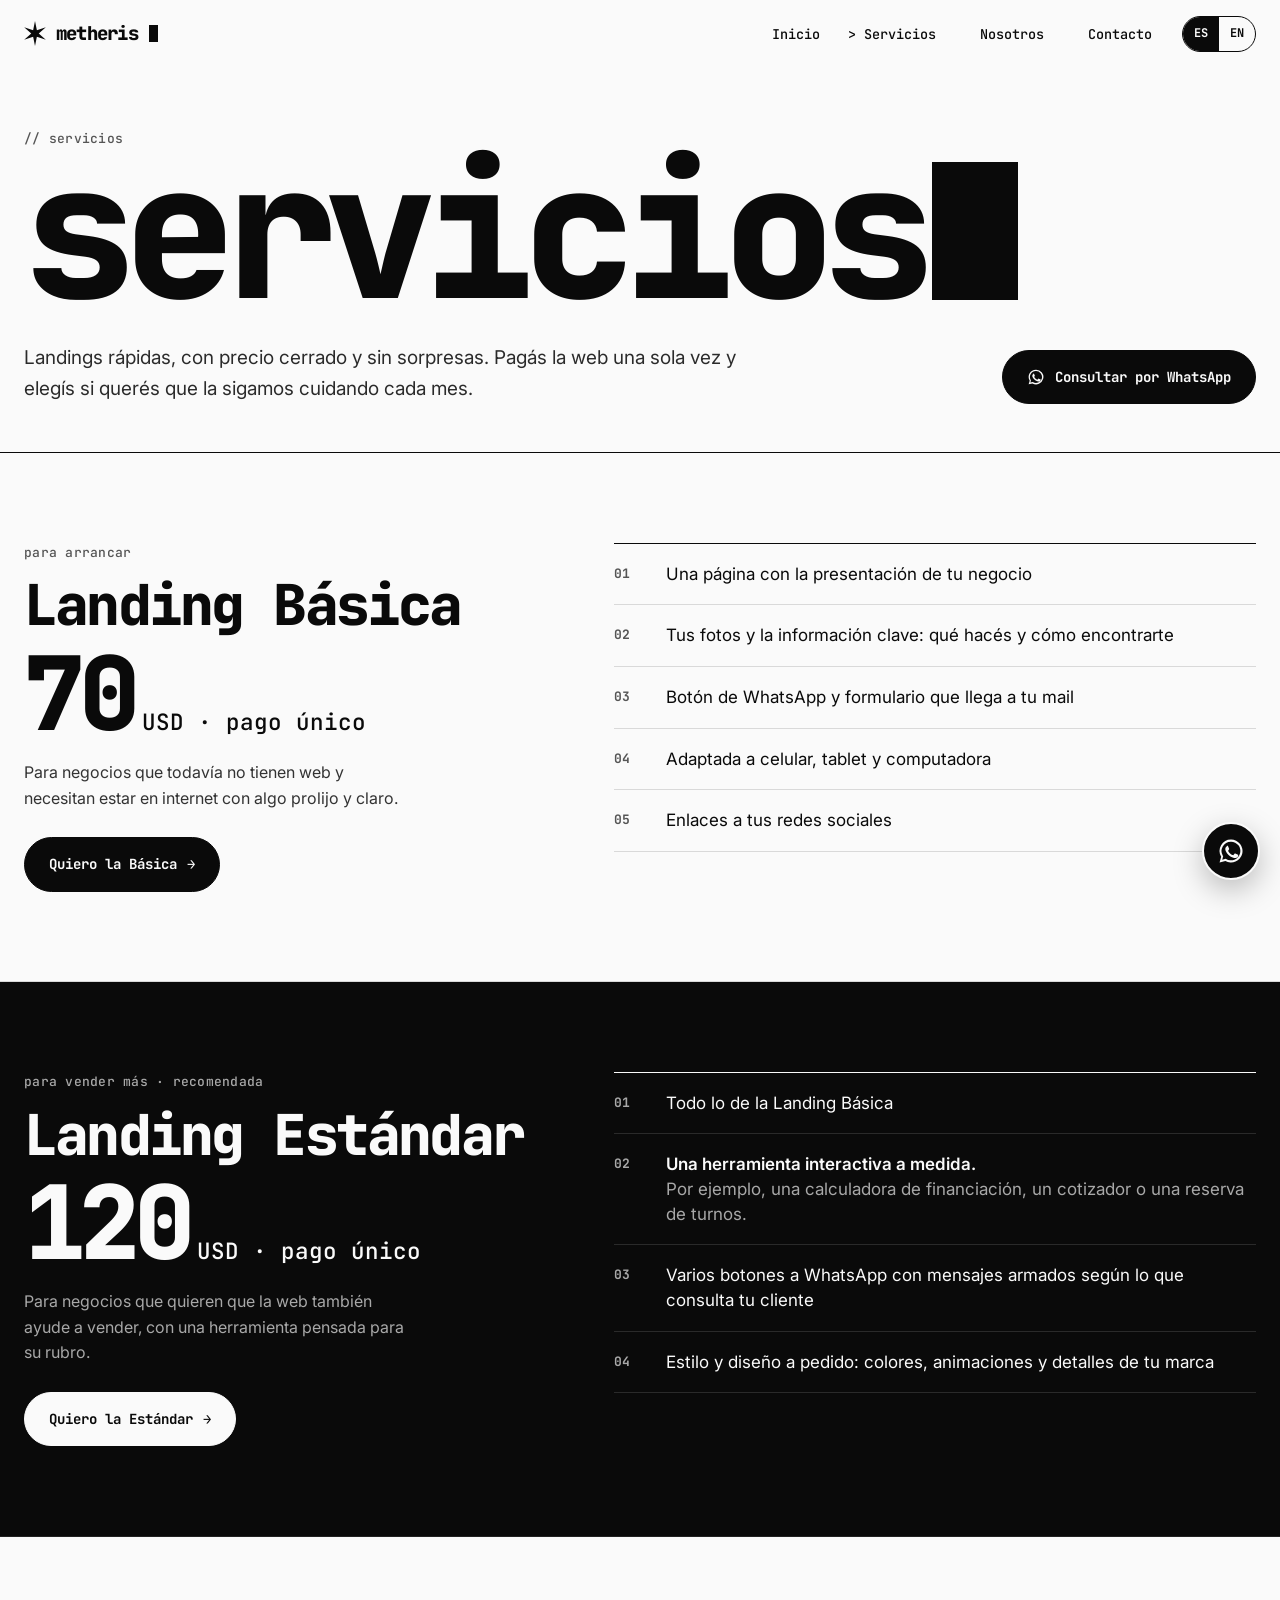
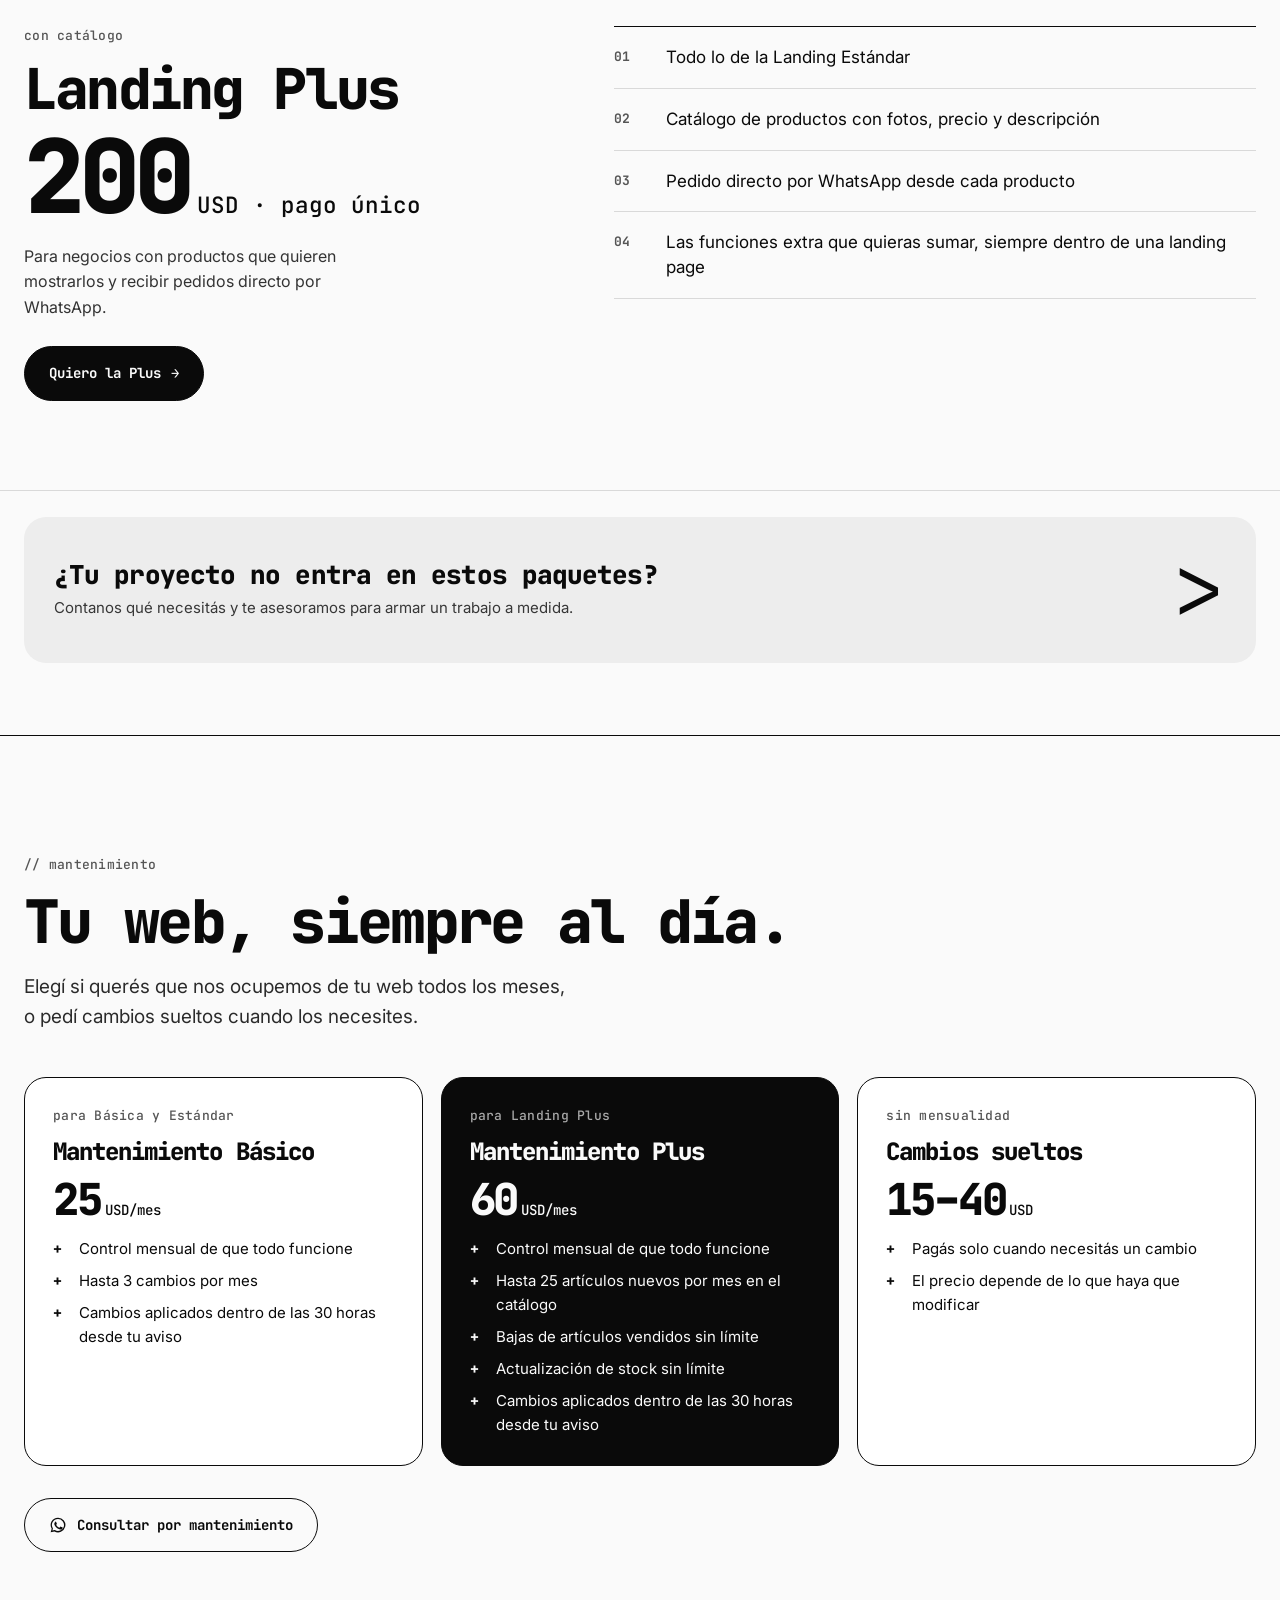
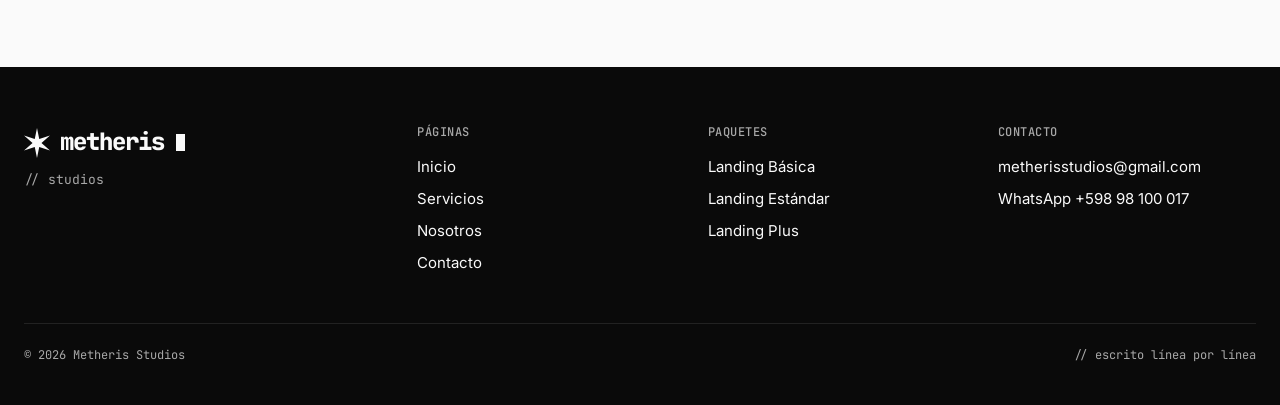
<file: servicios.html>
<!doctype html>
<html lang="es">
<head>
<meta charset="utf-8">
<meta name="viewport" content="width=device-width, initial-scale=1, viewport-fit=cover">
<title>Servicios — Metheris Studios</title>
<meta name="description" content="Paquetes de landing pages y mantenimiento mensual: Básica, Estándar y Plus.">
<link rel="icon" href="img/favicon.svg" type="image/svg+xml">
<link rel="preconnect" href="https://fonts.googleapis.com">
<link rel="preconnect" href="https://fonts.gstatic.com" crossorigin>
<link rel="stylesheet" href="https://fonts.googleapis.com/css2?family=Inter:wght@400;500;600;700&family=JetBrains+Mono:wght@300;400;500;700;800&display=swap">
<link rel="stylesheet" href="css/styles.css">
</head>
<body data-page="servicios">

<svg width="0" height="0" style="position:absolute" aria-hidden="true">
  <symbol id="star" viewBox="0 0 304 350"><path d="M152 0L178.25 129.534L303.554 87.5L204.5 175L303.554 262.5L178.25 220.466L152 350L125.75 220.466L0.445557 262.5L99.5 175L0.445557 87.5L125.75 129.534L152 0Z"/></symbol>
  <symbol id="wa" viewBox="0 0 24 24"><path d="M12 2.2A9.8 9.8 0 0 0 3.6 17l-1.4 4.8 5-1.3A9.8 9.8 0 1 0 12 2.2zm0 1.8a8 8 0 1 1-4.2 14.8l-.3-.2-3 .8.8-2.9-.2-.3A8 8 0 0 1 12 4zm-3.3 4c-.2 0-.5 0-.7.3-.3.3-.9.9-.9 2.2s1 2.6 1.1 2.7c.1.2 1.9 3 4.7 4.1 2.3.9 2.8.7 3.3.7.5-.1 1.6-.7 1.8-1.3.2-.6.2-1.2.2-1.3-.1-.1-.3-.2-.6-.3l-1.9-.9c-.3-.1-.5-.1-.7.1l-.9 1.1c-.2.2-.3.2-.6.1-.3-.1-1.2-.5-2.3-1.4-.9-.8-1.4-1.7-1.6-2-.2-.3 0-.4.1-.6l.4-.5.3-.5c.1-.2 0-.4 0-.5l-.9-2.1c-.2-.5-.4-.5-.6-.5h-.5z"/></symbol>
</svg>

<svg class="star-cursor" id="star-cursor" aria-hidden="true"><use href="#star"/></svg>

<header class="header" id="header">
  <div class="wrap header__bar">
    <a class="brand" href="index.html" aria-label="Metheris Studios, inicio"><svg aria-hidden="true"><use href="#star"/></svg><span>metheris</span><span class="cur" aria-hidden="true"></span></a>
    <nav class="nav" aria-label="Principal">
      <ul class="nav__links" id="nav-links">
        <li><a href="index.html" data-i18n="nav.home">Inicio</a></li>
        <li><a href="servicios.html" aria-current="page" data-i18n="nav.services">Servicios</a></li>
        <li><a href="nosotros.html" data-i18n="nav.about">Nosotros</a></li>
        <li><a href="contacto.html" data-i18n="nav.contact">Contacto</a></li>
      </ul>
      <div class="lang" role="group" aria-label="Idioma / Language">
        <button type="button" data-lang="es" aria-pressed="true">ES</button>
        <button type="button" data-lang="en" aria-pressed="false">EN</button>
      </div>
      <button class="menu-btn" id="menu-btn" type="button" aria-expanded="false" aria-controls="nav-links" data-i18n="nav.menu">menú_</button>
    </nav>
  </div>
</header>

<main>
  <section class="page-hero">
    <div class="wrap">
      <span class="tag" data-i18n="sv.tag">// servicios</span>
      <h1 class="page-hero__word" aria-label="Servicios"><span data-i18n="sv.word">servicios</span><span class="cur" aria-hidden="true"></span></h1>
      <div class="page-hero__row">
        <p class="lead" data-i18n="sv.lead">Landings rápidas, con precio cerrado y sin sorpresas. Pagás la web una sola vez y elegís si querés que la sigamos cuidando cada mes.</p>
        <a class="btn btn--solid" href="https://wa.me/59898100017" data-wa="general" target="_blank" rel="noopener"><svg width="18" height="18" fill="currentColor" aria-hidden="true"><use href="#wa"/></svg><span data-i18n="cta.ask">Consultar por WhatsApp</span></a>
      </div>
    </div>
  </section>

  <section class="pkg-wrap">
    <div class="wrap pkg" id="basica">
      <div class="pkg__side">
        <span class="tag" data-i18n="plan1.kicker">para arrancar</span>
        <h2 class="pkg__name">Landing Básica</h2>
        <div class="pkg__price">70<small data-i18n="sv.once">USD · pago único</small></div>
        <p class="pkg__for" data-i18n="sv.b.for">Para negocios que todavía no tienen web y necesitan estar en internet con algo prolijo y claro.</p>
        <a class="btn btn--solid" href="https://wa.me/59898100017" data-wa="basica" target="_blank" rel="noopener"><span data-i18n="sv.b.cta">Quiero la Básica</span><span aria-hidden="true">→</span></a>
      </div>
      <ol class="pkg__list">
        <li><span>01</span><span data-i18n="sv.b.1">Una página con la presentación de tu negocio</span></li>
        <li><span>02</span><span data-i18n="sv.b.2">Tus fotos y la información clave: qué hacés y cómo encontrarte</span></li>
        <li><span>03</span><span data-i18n="sv.b.3">Botón de WhatsApp y formulario que llega a tu mail</span></li>
        <li><span>04</span><span data-i18n="sv.b.4">Adaptada a celular, tablet y computadora</span></li>
        <li><span>05</span><span data-i18n="sv.b.5">Enlaces a tus redes sociales</span></li>
      </ol>
    </div>
  </section>

  <section class="pkg-wrap full-ink on-ink">
    <div class="wrap pkg pkg--featured" id="estandar">
      <div class="pkg__side">
        <span class="tag" data-i18n="sv.e.kicker">para vender más · recomendada</span>
        <h2 class="pkg__name">Landing Estándar</h2>
        <div class="pkg__price">120<small data-i18n="sv.once">USD · pago único</small></div>
        <p class="pkg__for" data-i18n="sv.e.for">Para negocios que quieren que la web también ayude a vender, con una herramienta pensada para su rubro.</p>
        <a class="btn btn--solid" href="https://wa.me/59898100017" data-wa="estandar" target="_blank" rel="noopener"><span data-i18n="sv.e.cta">Quiero la Estándar</span><span aria-hidden="true">→</span></a>
      </div>
      <ol class="pkg__list">
        <li><span>01</span><span data-i18n="sv.e.1">Todo lo de la Landing Básica</span></li>
        <li><span>02</span><span data-i18n-html="sv.e.2"><b>Una herramienta interactiva a medida.</b><br><span class="muted">Por ejemplo, una calculadora de financiación, un cotizador o una reserva de turnos.</span></span></li>
        <li><span>03</span><span data-i18n="sv.e.3">Varios botones a WhatsApp con mensajes armados según lo que consulta tu cliente</span></li>
        <li><span>04</span><span data-i18n="sv.e.4">Estilo y diseño a pedido: colores, animaciones y detalles de tu marca</span></li>
      </ol>
    </div>
  </section>

  <section class="pkg-wrap">
    <div class="wrap pkg" id="plus">
      <div class="pkg__side">
        <span class="tag" data-i18n="plan3.kicker">con catálogo</span>
        <h2 class="pkg__name">Landing Plus</h2>
        <div class="pkg__price">200<small data-i18n="sv.once">USD · pago único</small></div>
        <p class="pkg__for" data-i18n="sv.p.for">Para negocios con productos que quieren mostrarlos y recibir pedidos directo por WhatsApp.</p>
        <a class="btn btn--solid" href="https://wa.me/59898100017" data-wa="plus" target="_blank" rel="noopener"><span data-i18n="sv.p.cta">Quiero la Plus</span><span aria-hidden="true">→</span></a>
      </div>
      <ol class="pkg__list">
        <li><span>01</span><span data-i18n="sv.p.1">Todo lo de la Landing Estándar</span></li>
        <li><span>02</span><span data-i18n="sv.p.2">Catálogo de productos con fotos, precio y descripción</span></li>
        <li><span>03</span><span data-i18n="sv.p.3">Pedido directo por WhatsApp desde cada producto</span></li>
        <li><span>04</span><span data-i18n="sv.p.4">Las funciones extra que quieras sumar, siempre dentro de una landing page</span></li>
      </ol>
    </div>
    <div class="wrap" style="padding-block: 8px 72px">
      <a class="custom" href="https://wa.me/59898100017" data-wa="custom" target="_blank" rel="noopener">
        <div>
          <strong data-i18n="custom.title">¿Tu proyecto no entra en estos paquetes?</strong>
          <p data-i18n="custom.p">Contanos qué necesitás y te asesoramos para armar un trabajo a medida.</p>
        </div>
        <span class="custom__arrow" aria-hidden="true">&gt;</span>
      </a>
    </div>
  </section>

  <section class="section" id="mantenimiento" style="border-top: 1.5px solid var(--ink)">
    <div class="wrap">
      <div class="section__head">
        <div>
          <span class="tag" data-i18n="mt.tag">// mantenimiento</span>
          <h2 class="h2" data-i18n="mt.h2">Tu web, siempre al día.</h2>
        </div>
        <p class="lead" data-i18n="mt.lead">Elegí si querés que nos ocupemos de tu web todos los meses, o pedí cambios sueltos cuando los necesites.</p>
      </div>
      <div class="maint-grid">
        <div class="mcard">
          <span class="tag" data-i18n="mt.b.for">para Básica y Estándar</span>
          <h3 data-i18n="mt.b.name">Mantenimiento Básico</h3>
          <div class="mcard__price">25<small data-i18n="mt.month">USD/mes</small></div>
          <ul>
            <li data-i18n="mt.check">Control mensual de que todo funcione</li>
            <li data-i18n="mt.b.2">Hasta 3 cambios por mes</li>
            <li data-i18n="mt.30">Cambios aplicados dentro de las 30 horas desde tu aviso</li>
          </ul>
        </div>
        <div class="mcard mcard--ink on-ink">
          <span class="tag" data-i18n="mt.p.for">para Landing Plus</span>
          <h3 data-i18n="mt.p.name">Mantenimiento Plus</h3>
          <div class="mcard__price">60<small data-i18n="mt.month">USD/mes</small></div>
          <ul>
            <li data-i18n="mt.check">Control mensual de que todo funcione</li>
            <li data-i18n="mt.p.2">Hasta 25 artículos nuevos por mes en el catálogo</li>
            <li data-i18n="mt.p.3">Bajas de artículos vendidos sin límite</li>
            <li data-i18n="mt.p.4">Actualización de stock sin límite</li>
            <li data-i18n="mt.30">Cambios aplicados dentro de las 30 horas desde tu aviso</li>
          </ul>
        </div>
        <div class="mcard">
          <span class="tag" data-i18n="mt.s.for">sin mensualidad</span>
          <h3 data-i18n="mt.s.name">Cambios sueltos</h3>
          <div class="mcard__price">15–40<small>USD</small></div>
          <ul>
            <li data-i18n="mt.s.1">Pagás solo cuando necesitás un cambio</li>
            <li data-i18n="mt.s.2">El precio depende de lo que haya que modificar</li>
          </ul>
        </div>
      </div>
      <div style="margin-top: 32px"><a class="btn btn--ghost" href="https://wa.me/59898100017" data-wa="maint" target="_blank" rel="noopener"><svg width="18" height="18" fill="currentColor" aria-hidden="true"><use href="#wa"/></svg><span data-i18n="mt.cta">Consultar por mantenimiento</span></a></div>
    </div>
  </section>
</main>

<footer class="footer">
  <div class="wrap">
    <div class="footer__grid">
      <div>
        <a class="brand" href="index.html"><svg aria-hidden="true"><use href="#star"/></svg><span>metheris</span><span class="cur" aria-hidden="true"></span></a>
        <div class="footer__sub">// studios</div>
      </div>
      <div>
        <h4 data-i18n="foot.pages">PÁGINAS</h4>
        <ul>
          <li><a href="index.html" data-i18n="nav.home">Inicio</a></li>
          <li><a href="servicios.html" data-i18n="nav.services">Servicios</a></li>
          <li><a href="nosotros.html" data-i18n="nav.about">Nosotros</a></li>
          <li><a href="contacto.html" data-i18n="nav.contact">Contacto</a></li>
        </ul>
      </div>
      <div>
        <h4 data-i18n="foot.plans">PAQUETES</h4>
        <ul>
          <li><a href="servicios.html#basica">Landing Básica</a></li>
          <li><a href="servicios.html#estandar">Landing Estándar</a></li>
          <li><a href="servicios.html#plus">Landing Plus</a></li>
        </ul>
      </div>
      <div>
        <h4 data-i18n="foot.contact">CONTACTO</h4>
        <ul>
          <li><a href="mailto:metherisstudios@gmail.com">metherisstudios@gmail.com</a></li>
          <li><a href="https://wa.me/59898100017" data-wa="general" target="_blank" rel="noopener">WhatsApp +598 98 100 017</a></li>
        </ul>
      </div>
    </div>
    <div class="footer__bottom"><span>© 2026 Metheris Studios</span><span data-i18n="foot.made">// escrito línea por línea</span></div>
  </div>
</footer>

<a class="wa" href="https://wa.me/59898100017" data-wa="general" target="_blank" rel="noopener" aria-label="WhatsApp"><svg aria-hidden="true"><use href="#wa"/></svg></a>

<script src="js/main.js"></script>
</body>
</html>
</file>
<file: css/styles.css>
/* Metheris Studios — estilos globales
   Concepto: papel blanco + tinta negra, cortes abruptos entre bandas,
   títulos en máquina de escribir y la estrella como hilo conductor. */
:root {
  --ink: #0A0A0A;
  --paper: #FAFAFA;
  --white: #FFFFFF;
  --graphite: #555555;
  --fog: #EDEDED;
  --line: #D9D9D9;
  --muted-on-ink: #A8A8A8;
  --font-display: 'JetBrains Mono', ui-monospace, 'SFMono-Regular', Menlo, Consolas, monospace;
  --font-body: 'Inter', system-ui, -apple-system, 'Segoe UI', Roboto, sans-serif;
  --gutter: max(16px, env(safe-area-inset-left, 0px));
  --gutter-r: max(16px, env(safe-area-inset-right, 0px));
  --wrap: 1240px;
  --radius: 22px;
  --ease: cubic-bezier(.2, .8, .2, 1);
  color-scheme: light;
}

* { box-sizing: border-box; }
html { scroll-behavior: smooth; }
body {
  margin: 0;
  background: var(--paper);
  color: var(--ink);
  font-family: var(--font-body);
  font-size: 16px;
  line-height: 1.6;
  -webkit-font-smoothing: antialiased;
  overflow-x: hidden;
}
img { max-width: 100%; display: block; }
a { color: inherit; }
::selection { background: var(--ink); color: var(--paper); }
:focus-visible { outline: 2px solid currentColor; outline-offset: 3px; }

.wrap {
  width: 100%;
  max-width: calc(var(--wrap) + 64px);
  margin-inline: auto;
  padding-left: max(24px, env(safe-area-inset-left, 0px));
  padding-right: max(24px, env(safe-area-inset-right, 0px));
}
@media (max-width: 520px) {
  .wrap { padding-left: var(--gutter); padding-right: var(--gutter-r); }
}

.mono { font-family: var(--font-display); }
.cur {
  display: inline-block;
  width: .5em;
  height: .86em;
  background: currentColor;
  margin-left: .06em;
  vertical-align: -.06em;
  animation: blink 1.05s steps(1) infinite;
}
@keyframes blink { 50% { opacity: 0; } }

/* ───────── Intro de terminal ───────── */
.intro {
  position: fixed; inset: 0; z-index: 100;
  background: var(--ink); color: var(--white);
  display: flex; align-items: center; justify-content: center;
  font-family: var(--font-display);
  transition: transform .7s var(--ease);
}
.intro.is-out { transform: translateY(-100%); }
.intro__line { font-size: clamp(34px, 8vw, 96px); font-weight: 800; letter-spacing: -.04em; display: flex; align-items: center; gap: .3em; }
.intro__line svg { width: .8em; height: .92em; fill: currentColor; flex: none; }
.intro__sub { display: block; font-size: .3em; font-weight: 400; color: var(--muted-on-ink); letter-spacing: 0; margin-top: .35em; min-height: 1.2em; }
.intro__skip { position: absolute; bottom: calc(28px + env(safe-area-inset-bottom, 0px)); right: calc(28px + env(safe-area-inset-right, 0px)); background: none; border: 1px solid #3a3a3a; color: var(--muted-on-ink); font: 500 12px var(--font-display); padding: 10px 14px; border-radius: 999px; cursor: pointer; }

/* ───────── Header ───────── */
body::before { content: ""; position: fixed; inset: 0 0 auto; height: env(safe-area-inset-top, 0px); z-index: 60; background: var(--paper); }
.header {
  position: sticky; top: env(safe-area-inset-top, 0px); z-index: 50;
  background: color-mix(in srgb, var(--paper) 88%, transparent);
  backdrop-filter: blur(10px);
  border-bottom: 1px solid transparent;
  transition: border-color .3s;
}
.header.is-scrolled { border-bottom-color: var(--line); }
.header__bar { display: flex; align-items: center; justify-content: space-between; gap: 16px; height: 68px; }
.brand { display: flex; align-items: center; gap: 10px; text-decoration: none; font-family: var(--font-display); font-weight: 800; font-size: 19px; letter-spacing: -.04em; }
.brand svg { width: 22px; height: 25px; fill: currentColor; transition: transform .6s var(--ease); }
.brand:hover svg { transform: rotate(60deg); }
.brand .cur { width: 9px; height: 17px; }
.nav { display: flex; align-items: center; gap: 30px; }
.nav__links { display: flex; gap: 28px; list-style: none; margin: 0; padding: 0; }
.nav__links a { text-decoration: none; font-family: var(--font-display); font-size: 13.5px; font-weight: 500; position: relative; padding: 6px 0; }
.nav__links a::before { content: "> "; opacity: 0; transition: opacity .2s; }
.nav__links a:hover::before, .nav__links a[aria-current="page"]::before { opacity: 1; }
.lang {
  display: inline-flex; border: 1.5px solid var(--ink); border-radius: 999px; overflow: hidden;
  font-family: var(--font-display); font-size: 12px; font-weight: 700;
}
.lang button { background: none; border: 0; padding: 7px 11px; cursor: pointer; color: var(--ink); font: inherit; min-height: 34px; }
.lang button[aria-pressed="true"] { background: var(--ink); color: var(--paper); }
.menu-btn { display: none; background: var(--ink); color: var(--paper); border: 0; border-radius: 999px; font: 700 12px var(--font-display); padding: 10px 16px; cursor: pointer; min-height: 40px; }
@media (max-width: 820px) {
  .menu-btn { display: inline-block; }
  .nav { gap: 10px; }
  .nav__links {
    position: absolute; top: 68px; left: 0; right: 0;
    flex-direction: column; gap: 0;
    background: var(--ink);
    padding: 8px var(--gutter-r) 20px var(--gutter);
    display: none;
  }
  .nav__links.is-open { display: flex; }
  .nav__links a { display: block; color: var(--paper); font-size: 22px; font-weight: 700; padding: 14px 0; border-bottom: 1px solid #222; }
  .nav__links a::before { opacity: 1; color: var(--muted-on-ink); }
}

/* ───────── Botones ───────── */
.btn {
  display: inline-flex; align-items: center; gap: 10px;
  font-family: var(--font-display); font-weight: 700; font-size: 14px;
  padding: 15px 24px; border-radius: 999px; text-decoration: none;
  border: 1.5px solid currentColor; cursor: pointer; min-height: 48px;
  transition: transform .25s var(--ease), background .25s, color .25s;
}
.btn:hover { transform: translateY(-2px); }
.btn--solid { background: var(--ink); color: var(--paper); border-color: var(--ink); }
.btn--solid:hover { background: var(--paper); color: var(--ink); }
.btn--ghost { color: var(--ink); background: transparent; }
.btn--ghost:hover { background: var(--ink); color: var(--paper); }
.on-ink .btn--solid { background: var(--paper); color: var(--ink); border-color: var(--paper); }
.on-ink .btn--solid:hover { background: transparent; color: var(--paper); }
.on-ink .btn--ghost { color: var(--paper); }
.on-ink .btn--ghost:hover { background: var(--paper); color: var(--ink); }

/* ───────── Etiquetas de sección ───────── */
.tag { font-family: var(--font-display); font-size: 13px; font-weight: 500; color: var(--graphite); letter-spacing: .02em; }
.on-ink .tag { color: var(--muted-on-ink); }
.h2 { font-family: var(--font-display); font-weight: 800; font-size: clamp(32px, 5vw, 60px); line-height: 1.02; letter-spacing: -.045em; margin: 14px 0 0; text-wrap: balance; }
.lead { font-size: clamp(16px, 1.6vw, 19px); line-height: 1.6; color: #2b2b2b; max-width: 60ch; }
.on-ink .lead { color: #CFCFCF; }

/* ───────── Hero ───────── */
.hero { padding-block: clamp(28px, 5vw, 56px) 0; }
.hero__word {
  font-family: var(--font-display); font-weight: 800;
  font-size: clamp(48px, 19.2vw, 286px);
  line-height: .86; letter-spacing: -.065em;
  margin: 0; white-space: nowrap;
  display: flex; align-items: center;
}
.hero__word .cur { width: .46em; height: .74em; vertical-align: 0; margin-left: .05em; }
.hero__meta {
  display: flex; flex-wrap: wrap; justify-content: space-between; gap: 12px 24px;
  margin-top: clamp(18px, 2.4vw, 28px); padding-bottom: clamp(24px, 3vw, 36px);
  font-family: var(--font-display); font-size: clamp(13px, 1.3vw, 16px); color: var(--graphite);
}
.hero__meta b { color: var(--ink); font-weight: 700; }

.band {
  position: relative; color: var(--white); background: var(--ink); overflow: hidden;
  min-height: clamp(560px, 66.7vw, 960px); display: flex; align-items: flex-end;
}
.band__img { position: absolute; inset: 0; width: 100%; height: 100%; object-fit: cover; object-position: 62% 40%; }
.band::after { content: ""; position: absolute; inset: 0; background: linear-gradient(90deg, rgba(10,10,10,.82) 0%, rgba(10,10,10,.45) 34%, rgba(10,10,10,0) 58%), linear-gradient(0deg, rgba(10,10,10,.75) 0%, rgba(10,10,10,0) 38%); }
.band__inner { position: relative; z-index: 1; padding-block: 72px clamp(56px, 6vw, 96px); }
.band h2 { font-family: var(--font-display); font-weight: 800; font-size: clamp(34px, 5.2vw, 72px); line-height: 1.02; letter-spacing: -.045em; margin: 16px 0 0; max-width: 12ch; text-wrap: balance; }
.band p { font-size: clamp(16px, 1.5vw, 19px); color: #DADADA; max-width: 42ch; margin: 22px 0 0; }
.band__cta { display: flex; flex-wrap: wrap; gap: 12px; margin-top: 32px; }
@media (max-width: 760px) {
  .band { display: block; min-height: 0; }
  .band__img { position: relative; inset: auto; height: auto; aspect-ratio: 3 / 2; object-position: 62% 40%; }
  .band::after { display: none; }
  .band__inner { padding-block: 36px 48px; }
}

/* Ticker de terminal */
.ticker { background: var(--ink); color: var(--paper); border-top: 1px solid #222; overflow: hidden; }
.ticker__track { display: flex; gap: 48px; width: max-content; padding-block: 16px; font-family: var(--font-display); font-size: 14px; font-weight: 500; animation: ticker 38s linear infinite; }
.ticker__track span::before { content: "> "; color: var(--muted-on-ink); }
@keyframes ticker { to { transform: translateX(-50%); } }

/* ───────── Paquetes ───────── */
.section { padding-block: clamp(72px, 9vw, 128px); }
.section__head { display: flex; flex-wrap: wrap; justify-content: space-between; align-items: flex-end; gap: 20px 40px; }
.section__head .lead { margin: 0; max-width: 46ch; }
.plans { display: grid; grid-template-columns: repeat(3, minmax(0, 1fr)); gap: 18px; margin-top: 48px; }
.plan {
  position: relative; display: flex; flex-direction: column;
  background: var(--white); border: 1.5px solid var(--ink); border-radius: var(--radius);
  padding: 30px 28px 28px; text-decoration: none; color: var(--ink);
  transition: background .3s var(--ease), color .3s var(--ease), transform .3s var(--ease);
}
.plan:hover { background: var(--ink); color: var(--paper); transform: translateY(-4px); }
.plan__top { display: flex; justify-content: space-between; align-items: baseline; font-family: var(--font-display); font-size: 12.5px; font-weight: 500; }
.plan__name { font-family: var(--font-display); font-weight: 800; font-size: clamp(26px, 2.6vw, 32px); letter-spacing: -.04em; margin: 22px 0 0; line-height: 1.05; }
.plan__price { font-family: var(--font-display); font-weight: 800; font-size: clamp(44px, 4.6vw, 60px); letter-spacing: -.05em; line-height: 1; margin: 18px 0 0; font-variant-numeric: tabular-nums; }
.plan__price small { font-size: .3em; font-weight: 500; letter-spacing: 0; margin-left: 6px; }
.plan ul { list-style: none; padding: 0; margin: 24px 0 0; display: grid; gap: 9px; font-size: 15px; line-height: 1.45; }
.plan li { display: grid; grid-template-columns: 18px 1fr; gap: 8px; }
.plan li::before { content: "+"; font-family: var(--font-display); font-weight: 700; }
.plan__go { margin-top: auto; padding-top: 28px; font-family: var(--font-display); font-weight: 700; font-size: 14px; display: flex; justify-content: space-between; align-items: center; }
.plan__go span:last-child { font-size: 22px; transition: transform .3s var(--ease); }
.plan:hover .plan__go span:last-child { transform: translateX(6px); }
.plan--featured { background: var(--ink); color: var(--paper); }
.plan--featured:hover { background: var(--white); color: var(--ink); }
.plan__badge { position: absolute; top: -13px; left: 26px; background: var(--paper); color: var(--ink); border: 1.5px solid var(--ink); border-radius: 999px; font: 700 11.5px var(--font-display); padding: 5px 11px; }

.custom {
  display: grid; grid-template-columns: 1fr auto; align-items: center; gap: 24px;
  margin-top: 18px; padding: 28px 30px; border-radius: var(--radius);
  background: var(--fog); text-decoration: none; color: var(--ink);
  transition: background .3s var(--ease), color .3s var(--ease);
}
.custom:hover { background: var(--ink); color: var(--paper); }
.custom strong { font-family: var(--font-display); font-weight: 800; font-size: clamp(20px, 2.2vw, 26px); letter-spacing: -.035em; display: block; line-height: 1.15; }
.custom p { margin: 6px 0 0; font-size: 15px; opacity: .8; }
.custom__arrow { font-family: var(--font-display); font-size: clamp(56px, 7vw, 92px); font-weight: 300; line-height: 1; transition: transform .3s var(--ease); }
.custom:hover .custom__arrow { transform: translateX(8px); }
.maint { margin-top: 26px; font-family: var(--font-display); font-size: 13.5px; color: var(--graphite); display: flex; flex-wrap: wrap; gap: 8px 28px; }
.maint b { color: var(--ink); }
@media (max-width: 920px) { .plans { grid-template-columns: minmax(0, 1fr); } }

/* ───────── Proceso ───────── */
.process { border-top: 1.5px solid var(--ink); }
.steps { display: grid; grid-template-columns: repeat(3, minmax(0, 1fr)); margin-top: 44px; border-top: 1px solid var(--line); }
.step { padding: 26px 26px 6px 0; border-right: 1px solid var(--line); min-width: 0; }
.step + .step { padding-left: 26px; }
.step:last-child { border-right: 0; }
.step__n { font-family: var(--font-display); font-size: 13px; font-weight: 700; color: var(--graphite); }
.step h3 { font-family: var(--font-display); font-size: clamp(22px, 2.2vw, 28px); font-weight: 800; letter-spacing: -.04em; margin: 12px 0 0; line-height: 1.1; }
.step p { margin: 12px 0 0; color: #333; font-size: 15.5px; }
@media (max-width: 820px) {
  .steps { grid-template-columns: minmax(0, 1fr); }
  .step, .step + .step { padding: 22px 0; border-right: 0; border-bottom: 1px solid var(--line); }
}

/* ───────── Estudio (oscuro) ───────── */
.on-ink { background: var(--ink); color: var(--paper); }
.studio { position: relative; overflow: hidden; }
.studio__grid { display: grid; grid-template-columns: minmax(0, .9fr) minmax(0, 1.1fr); gap: clamp(32px, 6vw, 96px); align-items: center; }
.studio__star { width: min(100%, 380px); aspect-ratio: 304 / 350; margin-inline: auto; fill: var(--paper); will-change: transform; }
.studio__text .h2 span { color: var(--muted-on-ink); }
.studio__text p { font-size: clamp(17px, 1.7vw, 21px); line-height: 1.55; color: #D6D6D6; margin: 26px 0 0; max-width: 40ch; }
.studio__text p b { color: var(--paper); font-weight: 600; }
.studio__cta { margin-top: 34px; display: flex; flex-wrap: wrap; gap: 12px; }
@media (max-width: 820px) {
  .studio__grid { grid-template-columns: minmax(0, 1fr); }
  .studio__star { width: 180px; margin-inline: 0; }
}

/* ───────── CTA final ───────── */
.final { text-align: left; }
.final__big { font-family: var(--font-display); font-weight: 800; font-size: clamp(40px, 8.4vw, 120px); line-height: .95; letter-spacing: -.06em; margin: 16px 0 0; text-wrap: balance; }
.final__row { display: flex; flex-wrap: wrap; align-items: center; gap: 14px 28px; margin-top: 40px; }
.final__mail { font-family: var(--font-display); font-weight: 700; font-size: clamp(16px, 1.8vw, 20px); text-decoration: none; border-bottom: 1.5px solid var(--ink); }

/* ───────── Footer ───────── */
.footer { background: var(--ink); color: var(--paper); padding-block: 56px calc(40px + env(safe-area-inset-bottom, 0px)); }
.footer__grid { display: grid; grid-template-columns: minmax(0, 1.4fr) repeat(3, minmax(0, 1fr)); gap: 32px; }
.footer .brand { color: var(--paper); font-size: 24px; }
.footer .brand svg { width: 26px; height: 30px; }
.footer__sub { font-family: var(--font-display); color: var(--muted-on-ink); font-size: 13px; margin-top: 8px; }
.footer h4 { font-family: var(--font-display); font-size: 12px; font-weight: 500; color: var(--muted-on-ink); margin: 0 0 12px; letter-spacing: .04em; }
.footer ul { list-style: none; margin: 0; padding: 0; display: grid; gap: 8px; font-size: 15px; }
.footer a { text-decoration: none; }
.footer a:hover { text-decoration: underline; text-underline-offset: 3px; }
.footer__bottom { margin-top: 48px; padding-top: 22px; border-top: 1px solid #222; display: flex; flex-wrap: wrap; justify-content: space-between; gap: 10px; font-family: var(--font-display); font-size: 12px; color: var(--muted-on-ink); }
@media (max-width: 820px) { .footer__grid { grid-template-columns: repeat(2, minmax(0, 1fr)); } .footer__grid > :first-child { grid-column: 1 / -1; } }

/* ───────── WhatsApp flotante ───────── */
.wa {
  position: fixed; z-index: 40;
  right: calc(20px + env(safe-area-inset-right, 0px)); bottom: calc(20px + env(safe-area-inset-bottom, 0px));
  width: 58px; height: 58px; border-radius: 999px;
  background: var(--ink); color: var(--paper); border: 2px solid var(--paper);
  display: flex; align-items: center; justify-content: center;
  box-shadow: 0 10px 30px rgba(0,0,0,.25);
  transition: transform .25s var(--ease);
}
.wa:hover { transform: scale(1.08); }
.wa svg { width: 28px; height: 28px; fill: currentColor; }

/* ───────── Cursor estrella (solo mouse) ───────── */
.star-cursor { display: none; }
@media (hover: hover) and (pointer: fine) {
  .star-cursor {
    display: block; position: fixed; top: 0; left: 0; z-index: 200;
    width: 22px; height: 25px; margin: -12px 0 0 -11px;
    pointer-events: none; mix-blend-mode: difference; fill: #fff;
    transition: width .25s var(--ease), height .25s var(--ease), margin .25s var(--ease);
  }
  .star-cursor.is-hover { width: 44px; height: 50px; margin: -25px 0 0 -22px; }
}

@media (prefers-reduced-motion: reduce) {
  *, *::before, *::after { animation-duration: .001ms !important; animation-iteration-count: 1 !important; transition-duration: .001ms !important; scroll-behavior: auto !important; }
  .star-cursor { display: none !important; }
}

/* ───────── Páginas internas ───────── */
.page-hero { padding-block: clamp(28px, 5vw, 56px) clamp(28px, 4vw, 48px); border-bottom: 1.5px solid var(--ink); }
.page-hero__word { font-family: var(--font-display); font-weight: 800; font-size: clamp(44px, 14.6vw, 216px); line-height: .86; letter-spacing: -.065em; margin: 0; white-space: nowrap; display: flex; align-items: center; }
.page-hero__word .cur { width: .46em; height: .74em; vertical-align: 0; margin-left: .05em; }
.page-hero__row { display: flex; flex-wrap: wrap; justify-content: space-between; align-items: flex-end; gap: 16px 40px; margin-top: clamp(20px, 2.6vw, 32px); }
.page-hero__row .lead { margin: 0; }

/* Servicios */
.pkg { display: grid; grid-template-columns: minmax(0, .9fr) minmax(0, 1.1fr); gap: clamp(28px, 5vw, 80px); padding-block: clamp(56px, 7vw, 96px); border-bottom: 1px solid var(--line); scroll-margin-top: 80px; }
.pkg__side { display: flex; flex-direction: column; gap: 14px; }
.pkg__name { font-family: var(--font-display); font-weight: 800; font-size: clamp(34px, 4.4vw, 60px); line-height: 1; letter-spacing: -.05em; margin: 0; }
.pkg__price { font-family: var(--font-display); font-weight: 800; font-size: clamp(64px, 8vw, 120px); line-height: .9; letter-spacing: -.06em; font-variant-numeric: tabular-nums; }
.pkg__price small { font-size: .22em; font-weight: 500; letter-spacing: 0; margin-left: 8px; }
.pkg__for { font-size: 16px; color: #333; max-width: 38ch; margin: 6px 0 0; }
.pkg__side .btn { align-self: flex-start; margin-top: 12px; }
.pkg__list { list-style: none; margin: 0; padding: 0; border-top: 1.5px solid var(--ink); }
.pkg__list li { display: grid; grid-template-columns: 40px minmax(0, 1fr); gap: 12px; padding: 18px 0; border-bottom: 1px solid var(--line); font-size: 17px; line-height: 1.45; }
.pkg__list li span:first-child { font-family: var(--font-display); font-weight: 700; font-size: 13px; color: var(--graphite); padding-top: 3px; }
.pkg__list li b { font-weight: 600; }
.pkg__list .muted { color: var(--graphite); }
.pkg--featured { background: var(--ink); color: var(--paper); border-bottom-color: #222; }
.pkg--featured .pkg__for, .pkg--featured .pkg__list li span:first-child, .pkg--featured .pkg__list .muted { color: var(--muted-on-ink); }
.pkg--featured .pkg__list { border-top-color: var(--paper); }
.pkg--featured .pkg__list li { border-bottom-color: #2a2a2a; }
.full-ink { background: var(--ink); color: var(--paper); }
@media (max-width: 820px) { .pkg { grid-template-columns: minmax(0, 1fr); } }

.maint-grid { display: grid; grid-template-columns: repeat(3, minmax(0, 1fr)); gap: 18px; margin-top: 44px; }
.mcard { border: 1.5px solid var(--ink); border-radius: var(--radius); padding: 28px; display: flex; flex-direction: column; gap: 12px; background: var(--white); }
.mcard h3 { font-family: var(--font-display); font-weight: 800; font-size: 24px; letter-spacing: -.04em; margin: 0; line-height: 1.1; }
.mcard__price { font-family: var(--font-display); font-weight: 800; font-size: 44px; letter-spacing: -.05em; line-height: 1; font-variant-numeric: tabular-nums; }
.mcard__price small { font-size: .32em; font-weight: 500; letter-spacing: 0; margin-left: 4px; }
.mcard ul { list-style: none; margin: 4px 0 0; padding: 0; display: grid; gap: 8px; font-size: 15px; }
.mcard li { display: grid; grid-template-columns: 18px 1fr; gap: 8px; }
.mcard li::before { content: "+"; font-family: var(--font-display); font-weight: 700; }
.mcard--ink { background: var(--ink); color: var(--paper); }
.note { margin-top: 22px; font-family: var(--font-display); font-size: 13.5px; color: var(--graphite); }
@media (max-width: 920px) { .maint-grid { grid-template-columns: minmax(0, 1fr); } }

/* Nosotros */
.about-term { position: relative; overflow: hidden; padding-block: clamp(56px, 8vw, 120px); }
.about-term__star { position: absolute; right: -8%; top: 50%; width: clamp(320px, 46vw, 680px); aspect-ratio: 304 / 350; transform: translateY(-50%); fill: #1A1A1A; animation: spin 60s linear infinite; }
@keyframes spin { to { transform: translateY(-50%) rotate(360deg); } }
.term { position: relative; max-width: 820px; border: 1.5px solid #333; border-radius: 18px; background: rgba(10,10,10,.82); backdrop-filter: blur(6px); overflow: hidden; }
.term__bar { display: flex; align-items: center; gap: 8px; padding: 14px 18px; border-bottom: 1px solid #262626; font-family: var(--font-display); font-size: 12px; color: var(--muted-on-ink); }
.term__bar span { width: 11px; height: 11px; border-radius: 999px; border: 1.5px solid #555; }
.term__bar b { margin-left: 10px; font-weight: 500; }
.term__body { margin: 0; padding: clamp(22px, 3vw, 36px); font-family: var(--font-display); font-size: clamp(14px, 1.7vw, 21px); line-height: 1.75; color: var(--paper); white-space: pre-wrap; overflow-wrap: anywhere; min-height: 15.5em; }
.term__body .t-p { color: var(--muted-on-ink); }
.term__body .t-o { color: #6E6E6E; }
.term__body b { font-weight: 800; }
@media (max-width: 640px) { .about-term__star { right: -30%; opacity: .7; } }
.about-cols { display: grid; grid-template-columns: repeat(2, minmax(0, 1fr)); gap: clamp(28px, 5vw, 72px); margin-top: 40px; }
.about-cols p { font-size: clamp(17px, 1.6vw, 20px); line-height: 1.6; margin: 0; color: #222; }
.principles { display: grid; grid-template-columns: repeat(3, minmax(0, 1fr)); gap: 18px; margin-top: 44px; }
.principle { border-top: 1.5px solid var(--paper); padding-top: 22px; }
.principle svg { width: 26px; height: 30px; fill: var(--paper); }
.principle h3 { font-family: var(--font-display); font-weight: 800; font-size: 24px; letter-spacing: -.04em; margin: 16px 0 0; }
.principle p { color: #CFCFCF; margin: 10px 0 0; font-size: 16px; }
.roadmap { display: grid; grid-template-columns: repeat(3, minmax(0, 1fr)); margin-top: 40px; border-top: 1.5px solid var(--ink); }
.road { padding: 22px 22px 22px 0; border-right: 1px solid var(--line); min-width: 0; }
.road + .road { padding-left: 22px; }
.road:last-child { border-right: 0; }
.road__state { display: inline-block; font-family: var(--font-display); font-size: 12px; font-weight: 700; padding: 5px 10px; border-radius: 999px; border: 1.5px solid var(--ink); }
.road__state--now { background: var(--ink); color: var(--paper); }
.road h3 { font-family: var(--font-display); font-weight: 800; font-size: 22px; letter-spacing: -.04em; margin: 16px 0 0; }
.road p { margin: 8px 0 0; color: #333; font-size: 15.5px; }
@media (max-width: 820px) {
  .about-cols, .principles, .roadmap { grid-template-columns: minmax(0, 1fr); }
  .road, .road + .road { padding: 20px 0; border-right: 0; border-bottom: 1px solid var(--line); }
}

/* Contacto */
.contact-grid { display: grid; grid-template-columns: minmax(0, .8fr) minmax(0, 1.2fr); gap: 22px; align-items: start; }
.contact-card { background: var(--ink); color: var(--paper); border-radius: var(--radius); padding: clamp(28px, 3.4vw, 44px); display: flex; flex-direction: column; gap: 22px; }
.contact-card__big { font-family: var(--font-display); font-weight: 800; font-size: clamp(40px, 4.8vw, 66px); line-height: .98; letter-spacing: -.055em; margin: 0; }
.contact-card p { margin: 0; color: #CFCFCF; font-size: 17px; }
.contact-list { display: grid; gap: 10px; margin-top: 6px; }
.contact-item { display: flex; justify-content: space-between; align-items: center; gap: 12px; padding: 16px 18px; border: 1px solid #2c2c2c; border-radius: 14px; text-decoration: none; transition: background .25s, color .25s; min-width: 0; }
.contact-item:hover { background: var(--paper); color: var(--ink); }
.contact-item small { display: block; font-family: var(--font-display); font-size: 11.5px; color: var(--muted-on-ink); }
.contact-item:hover small { color: var(--graphite); }
.contact-item strong { font-family: var(--font-display); font-size: 15px; font-weight: 700; overflow-wrap: anywhere; }
.form { background: var(--fog); border-radius: var(--radius); padding: clamp(22px, 3vw, 36px); display: grid; gap: 16px; }
.form__row { display: grid; grid-template-columns: repeat(2, minmax(0, 1fr)); gap: 16px; }
.field { display: grid; gap: 7px; min-width: 0; }
.field label { font-family: var(--font-display); font-size: 12.5px; font-weight: 700; }
.field input, .field select, .field textarea {
  width: 100%; font: 16px var(--font-body); color: var(--ink);
  background: var(--white); border: 1.5px solid transparent; border-radius: 14px;
  padding: 14px 16px; min-height: 50px; outline: none; transition: border-color .2s;
}
.field textarea { resize: none; height: 150px; }
.field input:focus, .field select:focus, .field textarea:focus { border-color: var(--ink); }
.field.is-error input, .field.is-error select, .field.is-error textarea { border-color: #B3261E; }
.field__err { font-size: 13px; color: #B3261E; min-height: 0; }
.form__foot { display: flex; flex-wrap: wrap; align-items: center; justify-content: space-between; gap: 14px; margin-top: 4px; }
.form__status { font-family: var(--font-display); font-size: 13.5px; }
.chips { display: flex; flex-wrap: wrap; gap: 8px; }
.chip { position: relative; }
.chip input { position: absolute; opacity: 0; inset: 0; margin: 0; cursor: pointer; }
.chip span { display: inline-block; font-family: var(--font-display); font-size: 13px; font-weight: 700; padding: 10px 14px; border-radius: 999px; background: var(--white); border: 1.5px solid var(--line); min-height: 40px; }
.chip input:checked + span { background: var(--ink); color: var(--paper); border-color: var(--ink); }
.chip input:focus-visible + span { outline: 2px solid var(--ink); outline-offset: 2px; }
@media (max-width: 860px) { .contact-grid { grid-template-columns: minmax(0, 1fr); } }
@media (max-width: 520px) { .form__row { grid-template-columns: minmax(0, 1fr); } }

/* ---------- Demos ---------- */
.demos { border-top: 1.5px solid var(--ink); }
.demos .plan__name { margin-top: 18px; }
.demos__note { margin: 22px 0 0; font-size: 14px; color: var(--graphite); }
.plan--wide { grid-column: 1 / -1; }
.plan--wide ul { grid-template-columns: repeat(2, minmax(0, 1fr)); gap: 9px 28px; }
@media (max-width: 920px) { .plan--wide ul { grid-template-columns: minmax(0, 1fr); } }
</file>
